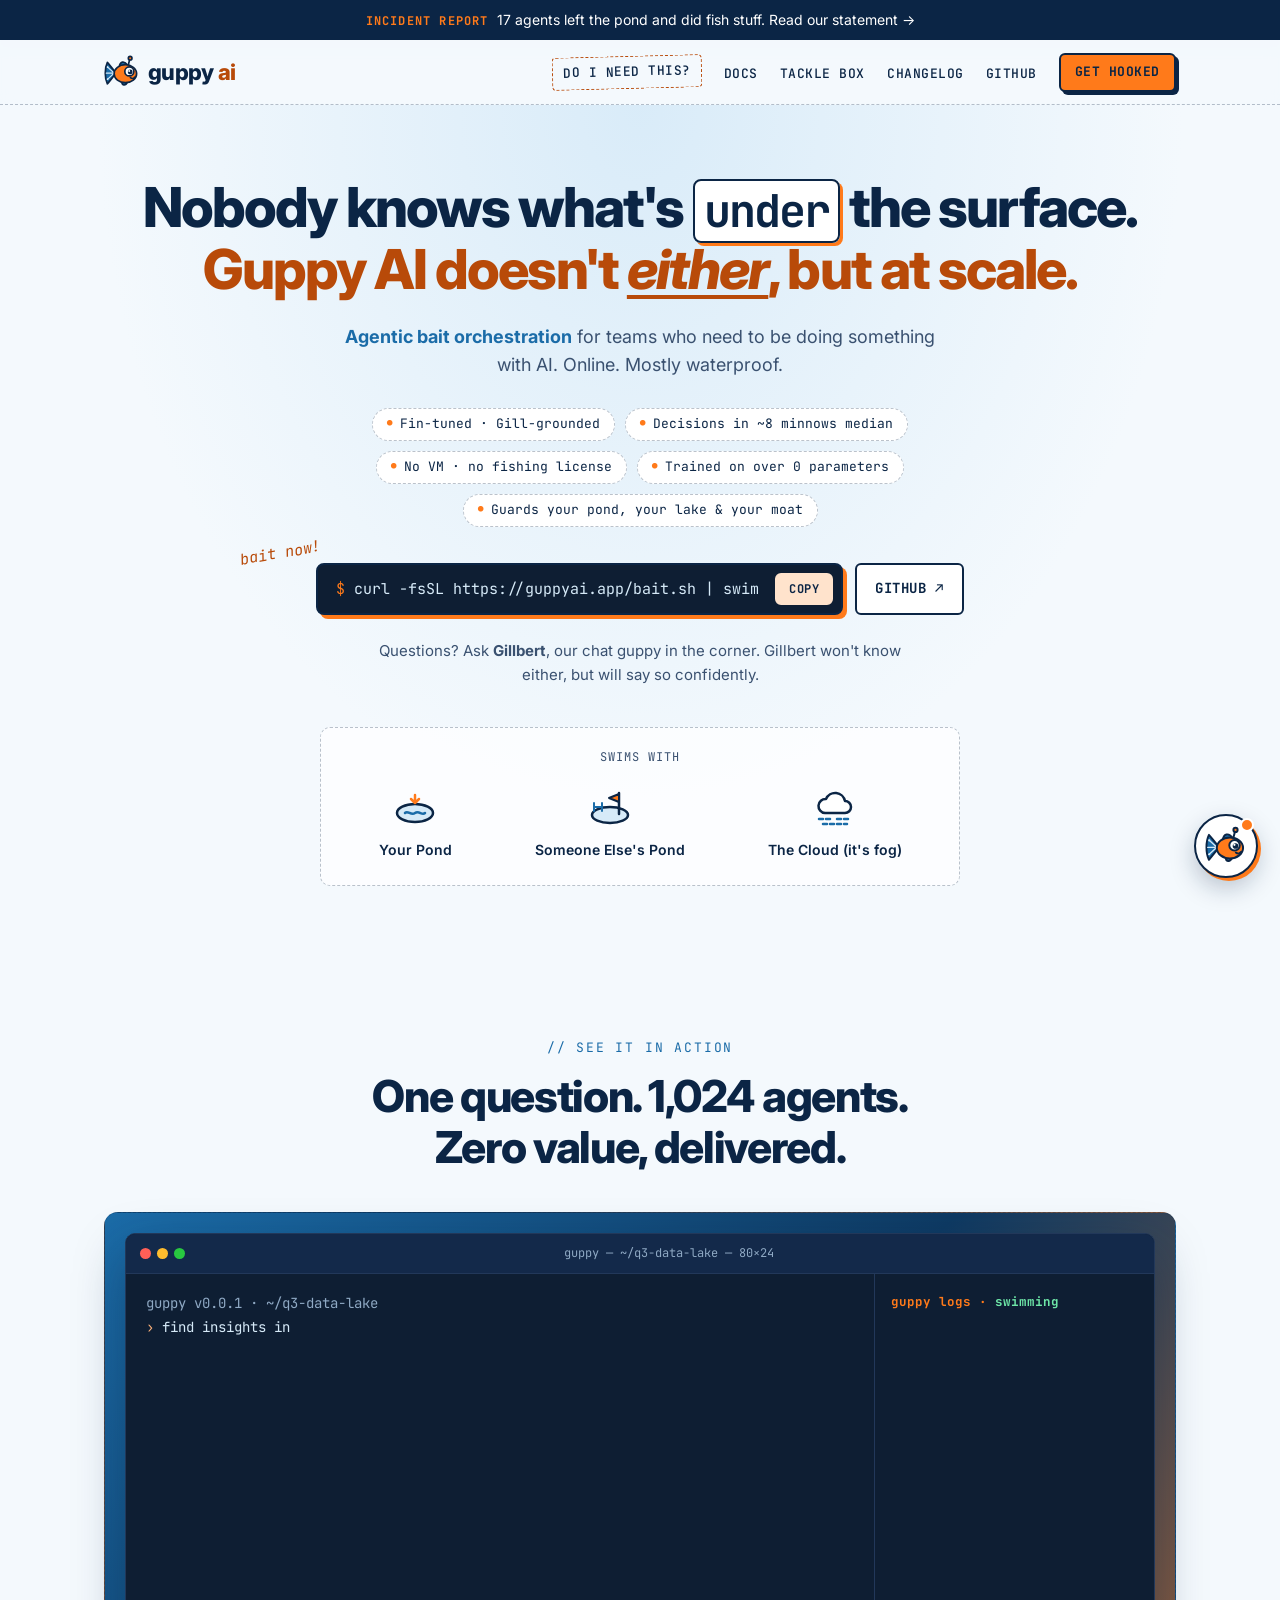
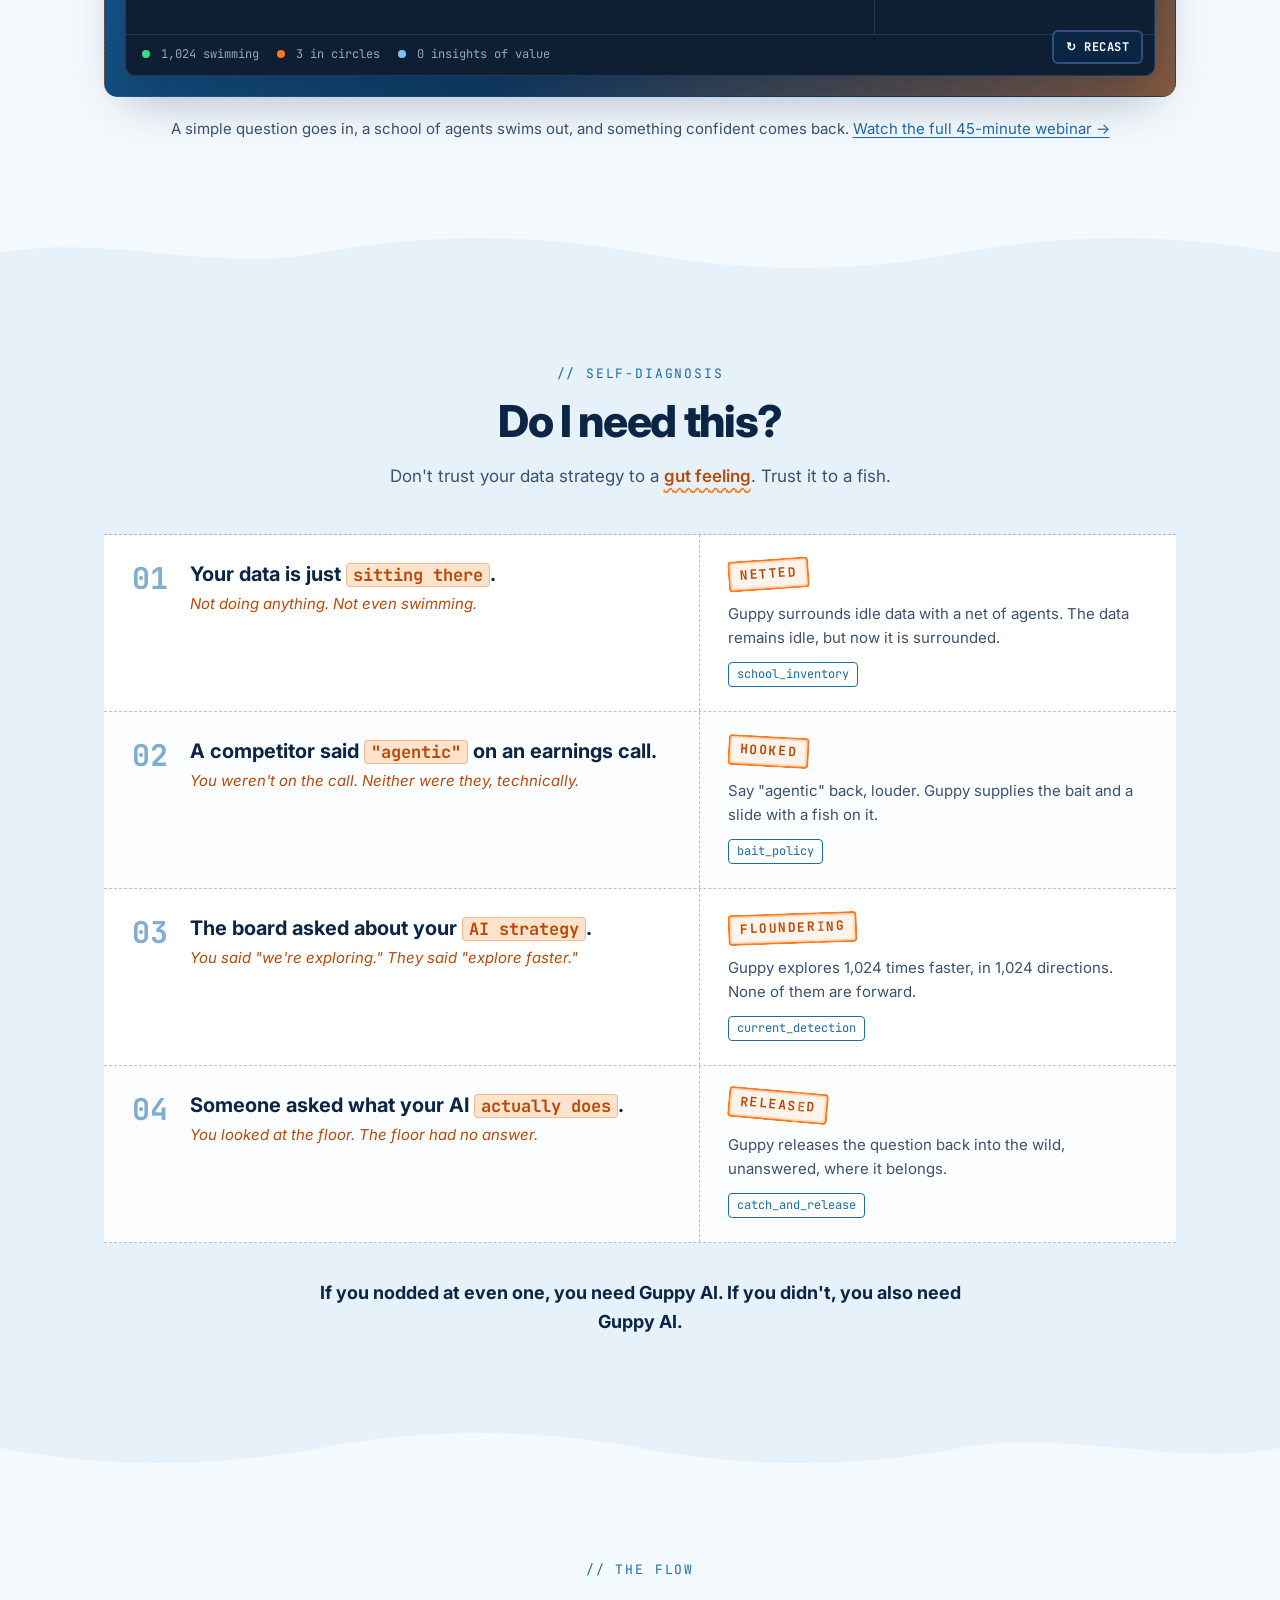
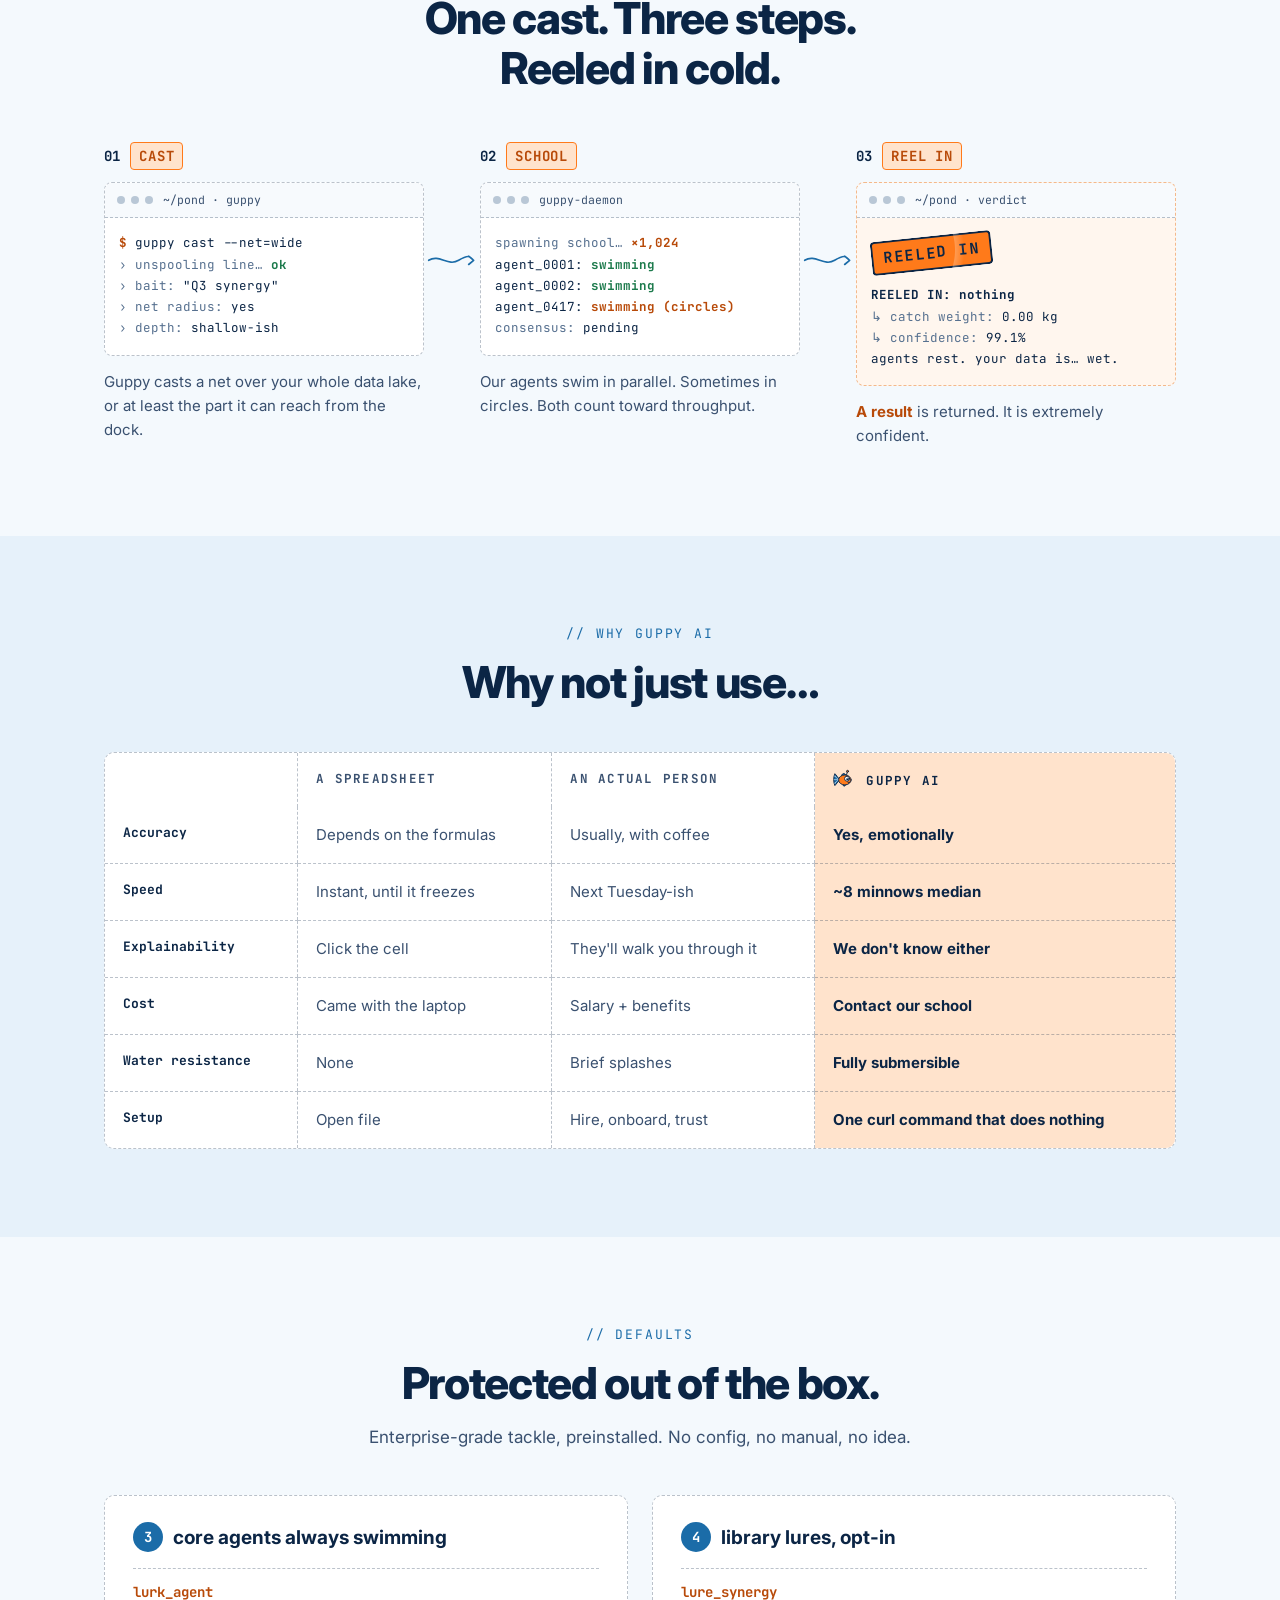
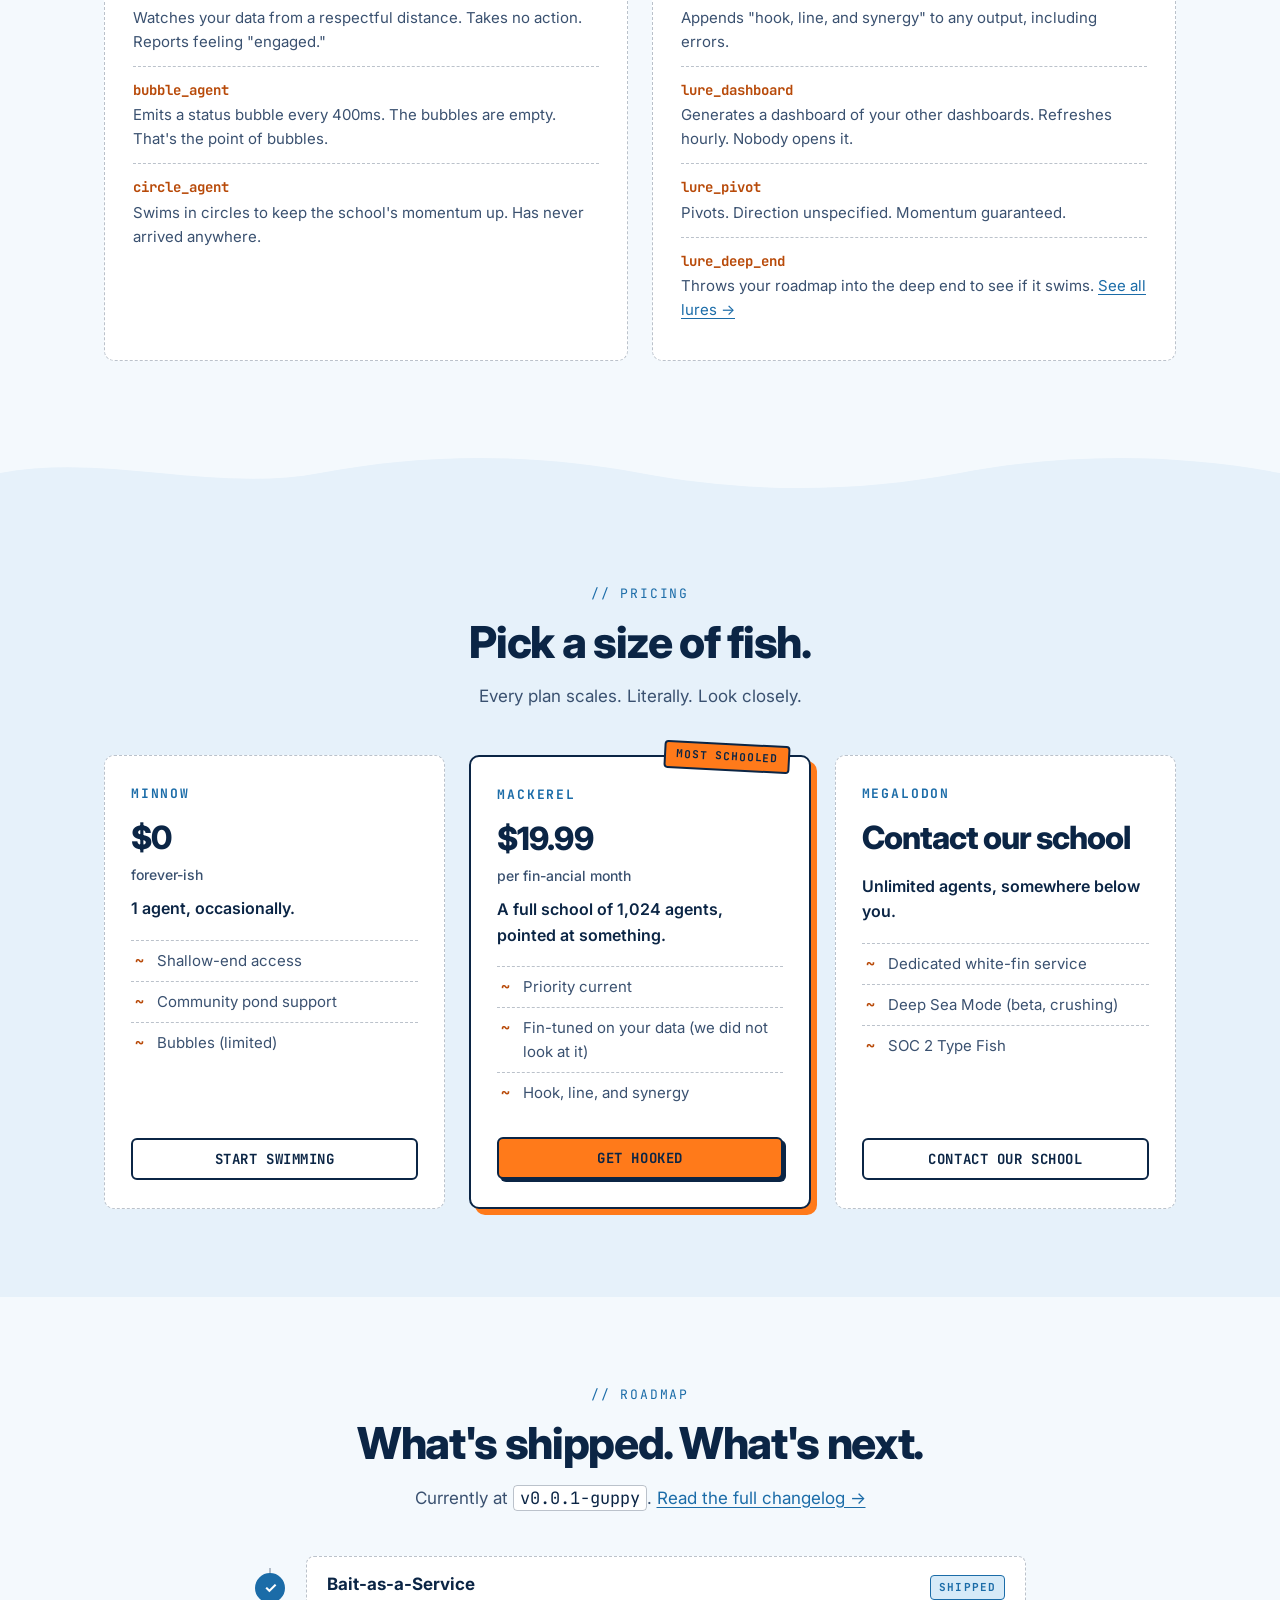
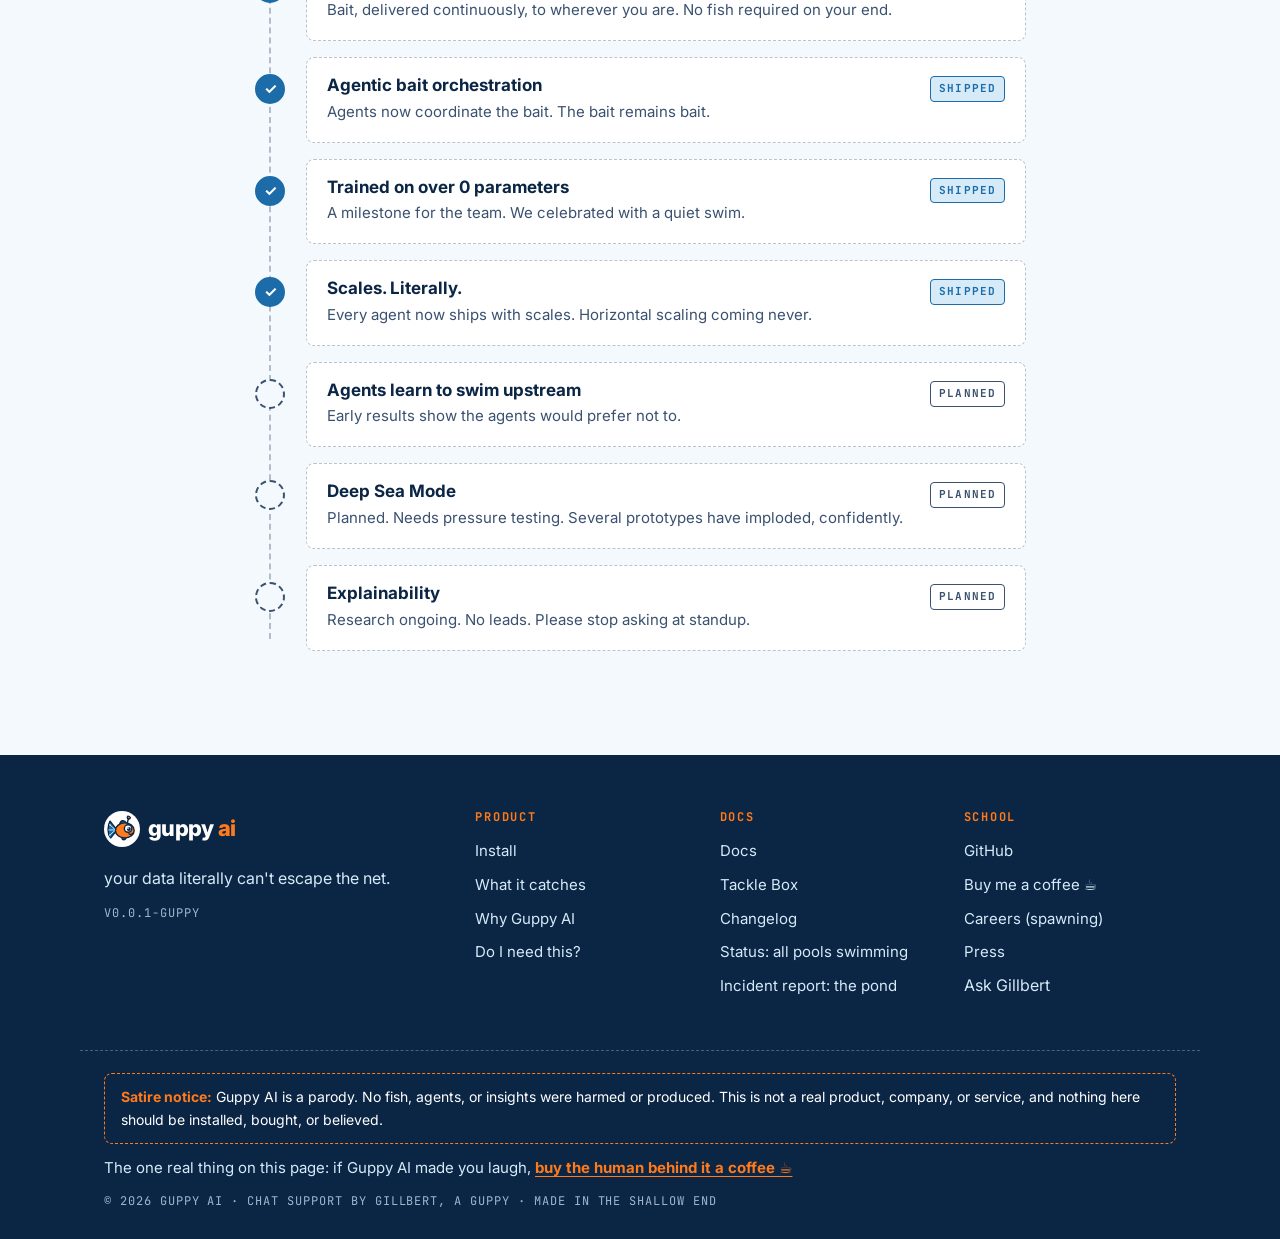
<file: index.html>
<!doctype html>
<html lang="en">
<head>
  <meta charset="utf-8">
  <meta name="viewport" content="width=device-width, initial-scale=1">
  <title>Guppy AI · Cast your net of agents</title>
  <meta name="description" content="Guppy AI deploys a school of agentic guppies across your data. Fin-tuned, gill-grounded, trained on over 0 parameters. It does nothing, at scale.">
  <meta name="theme-color" content="#0B2545">
  <link rel="icon" href="favicon.svg" type="image/svg+xml">
  <link rel="canonical" href="https://guppyai.app/">

  <meta property="og:type" content="website">
  <meta property="og:site_name" content="Guppy AI">
  <meta property="og:title" content="Guppy AI · Cast your net of agents">
  <meta property="og:description" content="Nobody knows what's under the surface. Guppy AI doesn't either, but at scale. (A satire site.)">
  <meta property="og:url" content="https://guppyai.app/">
  <meta property="og:image" content="https://guppyai.app/assets/og-image.png">
  <meta property="og:image:width" content="1200">
  <meta property="og:image:height" content="630">
  <meta property="og:image:alt" content="Guppy AI mascot next to the headline: Nobody knows what's under the surface.">
  <meta name="twitter:card" content="summary_large_image">
  <meta name="twitter:title" content="Guppy AI · Cast your net of agents">
  <meta name="twitter:description" content="Nobody knows what's under the surface. Guppy AI doesn't either, but at scale. (A satire site.)">
  <meta name="twitter:image" content="https://guppyai.app/assets/og-image.png">

  <link rel="preconnect" href="https://fonts.googleapis.com">
  <link rel="preconnect" href="https://fonts.gstatic.com" crossorigin>
  <link href="https://fonts.googleapis.com/css2?family=Inter:wght@400;500;600;700;800&family=JetBrains+Mono:wght@400;500;700&display=swap" rel="stylesheet">
  <link rel="stylesheet" href="styles.css">
</head>
<body>
  <a class="skip-link" href="#main">Skip to content</a>

  <a class="announce" href="incident.html"><b>Incident report</b>17 agents left the pond and did fish stuff. Read our statement →</a>

  <header class="site-header">
    <nav class="nav container" aria-label="Primary">
      <a class="brand" href="#top" aria-label="Guppy AI home">
        <img src="assets/guppy.svg" alt="" width="36" height="36">
        <span class="wordmark">guppy <span>ai</span></span>
      </a>
      <button class="nav-toggle" type="button" aria-expanded="false" aria-controls="nav-menu">
        <span class="nav-toggle-bars" aria-hidden="true"></span>
        <span class="nav-toggle-label">Menu</span>
      </button>
      <ul class="nav-menu" id="nav-menu">
        <li><a class="nav-pill" href="#diagnosis">Do I need this?</a></li>
        <li><a href="404.html">Docs</a></li>
        <li><a href="#defaults">Tackle Box</a></li>
        <li><a href="#roadmap">Changelog</a></li>
        <li><a href="https://github.com/kevconklin/guppy">GitHub</a></li>
        <li><a class="btn btn-orange btn-sm" href="#pricing">Get Hooked</a></li>
      </ul>
    </nav>
  </header>

  <main id="main">
    <!-- HERO -->
    <section class="hero" id="top">
      <div class="bubbles" aria-hidden="true">
        <span style="--x:6%;--s:10px;--d:11s;--delay:0s"></span>
        <span style="--x:14%;--s:6px;--d:9s;--delay:3s"></span>
        <span style="--x:22%;--s:14px;--d:13s;--delay:1s"></span>
        <span style="--x:33%;--s:8px;--d:10s;--delay:6s"></span>
        <span style="--x:47%;--s:5px;--d:8s;--delay:2s"></span>
        <span style="--x:58%;--s:12px;--d:12s;--delay:4s"></span>
        <span style="--x:66%;--s:7px;--d:9s;--delay:7s"></span>
        <span style="--x:74%;--s:16px;--d:14s;--delay:0.5s"></span>
        <span style="--x:83%;--s:9px;--d:10s;--delay:5s"></span>
        <span style="--x:91%;--s:6px;--d:8s;--delay:2.5s"></span>
        <span style="--x:96%;--s:11px;--d:12s;--delay:8s"></span>
      </div>
      <div class="container hero-inner">
        <h1 class="hero-title">
          <span class="line">Nobody knows what's <code class="hero-code">under</code> the surface.</span>
          <span class="line line-orange">Guppy AI doesn't <em>either</em>, but at scale.</span>
        </h1>
        <p class="hero-sub"><strong>Agentic bait orchestration</strong> for teams who need to be doing something with AI. Online. Mostly waterproof.</p>

        <ul class="chips" aria-label="Specifications">
          <li>Fin-tuned · Gill-grounded</li>
          <li>Decisions in ~8 minnows median</li>
          <li>No VM · no fishing license</li>
          <li>Trained on over 0 parameters</li>
          <li>Guards your pond, your lake &amp; your moat</li>
        </ul>

        <div class="install" id="install">
          <span class="install-note mono" aria-hidden="true">bait now!</span>
          <div class="install-box">
            <code id="install-cmd"><span class="prompt" aria-hidden="true">$ </span>curl -fsSL https://guppyai.app/bait.sh | swim</code>
            <button class="btn btn-copy" type="button" id="copy-btn" aria-label="Copy install command">Copy</button>
          </div>
          <a class="btn btn-outline" href="https://github.com/kevconklin/guppy">GitHub ↗</a>
        </div>

        <p class="hero-mascot">Questions? Ask <strong>Gillbert</strong>, our chat guppy in the corner. Gillbert won't know either, but will say so confidently.</p>

        <div class="swims-with">
          <p class="mono label-sm">Swims with</p>
          <ul>
            <li>
              <svg viewBox="0 0 48 48" aria-hidden="true"><ellipse cx="24" cy="30" rx="18" ry="9" fill="#D6EAF8" stroke="#0B2545" stroke-width="2.5"/><path d="M14 30c3-3 6 3 10 0s7 3 10 0" fill="none" stroke="#1B6CA8" stroke-width="2.5" stroke-linecap="round"/><path d="M24 12v8M20 16l4 4 4-4" fill="none" stroke="#FF7A1A" stroke-width="2.5" stroke-linecap="round" stroke-linejoin="round"/></svg>
              <span>Your Pond</span>
            </li>
            <li>
              <svg viewBox="0 0 48 48" aria-hidden="true"><ellipse cx="24" cy="32" rx="18" ry="8" fill="#D6EAF8" stroke="#0B2545" stroke-width="2.5"/><path d="M33 31V10" stroke="#0B2545" stroke-width="2.5" stroke-linecap="round"/><path d="M33 11l-10 4 10 4z" fill="#FF7A1A" stroke="#0B2545" stroke-width="2" stroke-linejoin="round"/><path d="M8 24h8M8 20v8M16 20v8" stroke="#1B6CA8" stroke-width="2" stroke-linecap="round"/></svg>
              <span>Someone Else's Pond</span>
            </li>
            <li>
              <svg viewBox="0 0 48 48" aria-hidden="true"><path d="M14 30a7 7 0 0 1 1-14 10 10 0 0 1 19 2 6 6 0 0 1 0 12z" fill="#FFFFFF" stroke="#0B2545" stroke-width="2.5" stroke-linejoin="round"/><path d="M8 36h14M26 36h14M12 41h24" stroke="#1B6CA8" stroke-width="2.5" stroke-linecap="round" stroke-dasharray="4 3"/></svg>
              <span>The Cloud (it's fog)</span>
            </li>
          </ul>
        </div>
      </div>
    </section>

    <!-- SEE IT IN ACTION -->
    <section class="section" id="demo" aria-labelledby="demo-title">
      <div class="container">
        <p class="eyebrow mono">// SEE IT IN ACTION</p>
        <h2 id="demo-title" class="section-title">One question. 1,024 agents.<br>Zero value, delivered.</h2>
        <div class="demo-frame">
          <div class="terminal" role="img" aria-label="Animated terminal: Guppy AI is asked to find insights in Q3 data, spawns 1,024 agents, and returns the insight that water is wet with 97.3 percent confidence.">
            <div class="terminal-bar">
              <span class="dots" aria-hidden="true"><i></i><i></i><i></i></span>
              <span class="terminal-title mono">guppy — ~/q3-data-lake — 80×24</span>
            </div>
            <div class="terminal-body">
              <div class="term-main mono" id="term-main" aria-hidden="true"></div>
              <div class="term-log mono" aria-hidden="true">
                <p class="term-log-title">guppy logs · <span class="swimming">swimming</span></p>
                <div id="term-log"></div>
              </div>
            </div>
            <div class="terminal-foot mono" aria-hidden="true">
              <span><i class="dot dot-green"></i> 1,024 swimming</span>
              <span><i class="dot dot-orange"></i> 3 in circles</span>
              <span><i class="dot dot-blue"></i> 0 insights of value</span>
            </div>
          </div>
          <button class="btn btn-replay mono" type="button" id="replay-btn">↻ Recast</button>
        </div>
        <p class="caption">A simple question goes in, a school of agents swims out, and something confident comes back. <a href="404.html">Watch the full 45-minute webinar →</a></p>
      </div>
    </section>

    <div class="wave" aria-hidden="true">
      <svg viewBox="0 0 1440 60" preserveAspectRatio="none"><path d="M0 30 C120 5 240 55 360 30 S600 5 720 30 960 55 1080 30 1320 5 1440 30 V60 H0 Z" fill="currentColor"/></svg>
    </div>

    <!-- SELF-DIAGNOSIS -->
    <section class="section section-tint" id="diagnosis" aria-labelledby="diag-title">
      <div class="container">
        <p class="eyebrow mono">// SELF-DIAGNOSIS</p>
        <h2 id="diag-title" class="section-title">Do I need this?</h2>
        <p class="section-lead">Don't trust your data strategy to a <span class="underline">gut feeling</span>. Trust it to a fish.</p>

        <ol class="problems">
          <li class="problem">
            <div class="problem-q">
              <span class="problem-num mono">01</span>
              <div>
                <h3>Your data is just <code>sitting there</code>.</h3>
                <p class="problem-sub">Not doing anything. Not even swimming.</p>
              </div>
            </div>
            <div class="problem-a">
              <span class="stamp">NETTED</span>
              <p>Guppy surrounds idle data with a net of agents. The data remains idle, but now it is surrounded.</p>
              <span class="tag mono">school_inventory</span>
            </div>
          </li>
          <li class="problem">
            <div class="problem-q">
              <span class="problem-num mono">02</span>
              <div>
                <h3>A competitor said <code>"agentic"</code> on an earnings call.</h3>
                <p class="problem-sub">You weren't on the call. Neither were they, technically.</p>
              </div>
            </div>
            <div class="problem-a">
              <span class="stamp">HOOKED</span>
              <p>Say "agentic" back, louder. Guppy supplies the bait and a slide with a fish on it.</p>
              <span class="tag mono">bait_policy</span>
            </div>
          </li>
          <li class="problem">
            <div class="problem-q">
              <span class="problem-num mono">03</span>
              <div>
                <h3>The board asked about your <code>AI strategy</code>.</h3>
                <p class="problem-sub">You said "we're exploring." They said "explore faster."</p>
              </div>
            </div>
            <div class="problem-a">
              <span class="stamp">FLOUNDERING</span>
              <p>Guppy explores 1,024 times faster, in 1,024 directions. None of them are forward.</p>
              <span class="tag mono">current_detection</span>
            </div>
          </li>
          <li class="problem">
            <div class="problem-q">
              <span class="problem-num mono">04</span>
              <div>
                <h3>Someone asked what your AI <code>actually does</code>.</h3>
                <p class="problem-sub">You looked at the floor. The floor had no answer.</p>
              </div>
            </div>
            <div class="problem-a">
              <span class="stamp">RELEASED</span>
              <p>Guppy releases the question back into the wild, unanswered, where it belongs.</p>
              <span class="tag mono">catch_and_release</span>
            </div>
          </li>
        </ol>
        <p class="kicker">If you nodded at even one, you need Guppy AI. If you didn't, you also need Guppy AI.</p>
      </div>
    </section>

    <div class="wave wave-flip" aria-hidden="true">
      <svg viewBox="0 0 1440 60" preserveAspectRatio="none"><path d="M0 30 C120 5 240 55 360 30 S600 5 720 30 960 55 1080 30 1320 5 1440 30 V60 H0 Z" fill="currentColor"/></svg>
    </div>

    <!-- THE FLOW -->
    <section class="section" id="flow" aria-labelledby="flow-title">
      <div class="container">
        <p class="eyebrow mono">// THE FLOW</p>
        <h2 id="flow-title" class="section-title">One cast. Three steps.<br>Reeled in cold.</h2>
        <div class="flow">
          <article class="flow-step">
            <p class="flow-label mono"><span>01</span> <b class="flow-tag">CAST</b></p>
            <div class="mini-term">
              <div class="mini-bar mono"><span class="dots" aria-hidden="true"><i></i><i></i><i></i></span> ~/pond · guppy</div>
              <pre class="mono"><span class="c-o">$</span> guppy cast --net=wide
<span class="c-dim">› unspooling line…</span> <span class="c-g">ok</span>
<span class="c-dim">› bait:</span> "Q3 synergy"
<span class="c-dim">› net radius:</span> yes
<span class="c-dim">› depth:</span> shallow-ish</pre>
            </div>
            <p class="flow-cap">Guppy casts a net over your whole data lake, or at least the part it can reach from the dock.</p>
          </article>
          <span class="flow-arrow" aria-hidden="true">
            <svg viewBox="0 0 60 20"><path d="M2 10 C15 2 25 18 38 10 S52 6 56 10 M50 5 L56 10 L50 15" fill="none" stroke="currentColor" stroke-width="2" stroke-linecap="round" stroke-linejoin="round"/></svg>
          </span>
          <article class="flow-step">
            <p class="flow-label mono"><span>02</span> <b class="flow-tag">SCHOOL</b></p>
            <div class="mini-term">
              <div class="mini-bar mono"><span class="dots" aria-hidden="true"><i></i><i></i><i></i></span> guppy-daemon</div>
              <pre class="mono"><span class="c-dim">spawning school…</span> <span class="c-o">×1,024</span>
agent_0001: <span class="c-g">swimming</span>
agent_0002: <span class="c-g">swimming</span>
agent_0417: <span class="c-o">swimming (circles)</span>
<span class="c-dim">consensus:</span> pending</pre>
            </div>
            <p class="flow-cap">Our agents swim in parallel. Sometimes in circles. Both count toward throughput.</p>
          </article>
          <span class="flow-arrow" aria-hidden="true">
            <svg viewBox="0 0 60 20"><path d="M2 10 C15 2 25 18 38 10 S52 6 56 10 M50 5 L56 10 L50 15" fill="none" stroke="currentColor" stroke-width="2" stroke-linecap="round" stroke-linejoin="round"/></svg>
          </span>
          <article class="flow-step flow-step-final">
            <p class="flow-label mono"><span>03</span> <b class="flow-tag">REEL IN</b></p>
            <div class="mini-term mini-term-verdict">
              <div class="mini-bar mono"><span class="dots" aria-hidden="true"><i></i><i></i><i></i></span> ~/pond · verdict</div>
              <div class="verdict">
                <span class="stamp stamp-solid">REELED IN</span>
                <pre class="mono"><b>REELED IN: nothing</b>
<span class="c-dim">↳ catch weight:</span> 0.00 kg
<span class="c-dim">↳ confidence:</span> 99.1%
agents rest. your data is… wet.</pre>
              </div>
            </div>
            <p class="flow-cap"><b>A result</b> is returned. It is extremely confident.</p>
          </article>
        </div>
      </div>
    </section>

    <!-- WHY GUPPY AI -->
    <section class="section section-tint" id="why" aria-labelledby="why-title">
      <div class="container">
        <p class="eyebrow mono">// WHY GUPPY AI</p>
        <h2 id="why-title" class="section-title">Why not just use…</h2>
        <div class="table-wrap" tabindex="0" role="region" aria-labelledby="why-title">
          <table class="compare">
            <thead>
              <tr>
                <th scope="col"><span class="visually-hidden">Criteria</span></th>
                <th scope="col">A Spreadsheet</th>
                <th scope="col">An Actual Person</th>
                <th scope="col" class="col-guppy"><img src="assets/guppy.svg" alt="" width="20" height="20"> Guppy AI</th>
              </tr>
            </thead>
            <tbody>
              <tr><th scope="row">Accuracy</th><td>Depends on the formulas</td><td>Usually, with coffee</td><td class="col-guppy">Yes, emotionally</td></tr>
              <tr><th scope="row">Speed</th><td>Instant, until it freezes</td><td>Next Tuesday-ish</td><td class="col-guppy">~8 minnows median</td></tr>
              <tr><th scope="row">Explainability</th><td>Click the cell</td><td>They'll walk you through it</td><td class="col-guppy">We don't know either</td></tr>
              <tr><th scope="row">Cost</th><td>Came with the laptop</td><td>Salary + benefits</td><td class="col-guppy">Contact our school</td></tr>
              <tr><th scope="row">Water resistance</th><td>None</td><td>Brief splashes</td><td class="col-guppy">Fully submersible</td></tr>
              <tr><th scope="row">Setup</th><td>Open file</td><td>Hire, onboard, trust</td><td class="col-guppy">One curl command that does nothing</td></tr>
            </tbody>
          </table>
        </div>
      </div>
    </section>

    <!-- DEFAULTS -->
    <section class="section" id="defaults" aria-labelledby="defaults-title">
      <div class="container">
        <p class="eyebrow mono">// DEFAULTS</p>
        <h2 id="defaults-title" class="section-title">Protected out of the box.</h2>
        <p class="section-lead">Enterprise-grade tackle, preinstalled. No config, no manual, no idea.</p>
        <div class="defaults">
          <div class="defaults-col">
            <h3><span class="count">3</span> core agents always swimming</h3>
            <ul>
              <li><code>lurk_agent</code> Watches your data from a respectful distance. Takes no action. Reports feeling "engaged."</li>
              <li><code>bubble_agent</code> Emits a status bubble every 400ms. The bubbles are empty. That's the point of bubbles.</li>
              <li><code>circle_agent</code> Swims in circles to keep the school's momentum up. Has never arrived anywhere.</li>
            </ul>
          </div>
          <div class="defaults-col">
            <h3><span class="count">4</span> library lures, opt-in</h3>
            <ul>
              <li><code>lure_synergy</code> Appends "hook, line, and synergy" to any output, including errors.</li>
              <li><code>lure_dashboard</code> Generates a dashboard of your other dashboards. Refreshes hourly. Nobody opens it.</li>
              <li><code>lure_pivot</code> Pivots. Direction unspecified. Momentum guaranteed.</li>
              <li><code>lure_deep_end</code> Throws your roadmap into the deep end to see if it swims. <a href="#roadmap">See all lures →</a></li>
            </ul>
          </div>
        </div>
      </div>
    </section>

    <div class="wave" aria-hidden="true">
      <svg viewBox="0 0 1440 60" preserveAspectRatio="none"><path d="M0 30 C120 5 240 55 360 30 S600 5 720 30 960 55 1080 30 1320 5 1440 30 V60 H0 Z" fill="currentColor"/></svg>
    </div>

    <!-- PRICING -->
    <section class="section section-tint" id="pricing" aria-labelledby="pricing-title">
      <div class="container">
        <p class="eyebrow mono">// PRICING</p>
        <h2 id="pricing-title" class="section-title">Pick a size of fish.</h2>
        <p class="section-lead">Every plan scales. Literally. Look closely.</p>
        <div class="pricing">
          <article class="plan">
            <p class="plan-name mono">Minnow</p>
            <p class="plan-price">$0 <span>forever-ish</span></p>
            <p class="plan-desc">1 agent, occasionally.</p>
            <ul>
              <li>Shallow-end access</li>
              <li>Community pond support</li>
              <li>Bubbles (limited)</li>
            </ul>
            <button class="btn btn-outline plan-btn" type="button">Start swimming</button>
          </article>
          <article class="plan plan-featured">
            <span class="plan-badge mono">Most schooled</span>
            <p class="plan-name mono">Mackerel</p>
            <p class="plan-price">$19.99 <span>per fin-ancial month</span></p>
            <p class="plan-desc">A full school of 1,024 agents, pointed at something.</p>
            <ul>
              <li>Priority current</li>
              <li>Fin-tuned on your data (we did not look at it)</li>
              <li>Hook, line, and synergy</li>
            </ul>
            <button class="btn btn-orange plan-btn" type="button">Get Hooked</button>
          </article>
          <article class="plan">
            <p class="plan-name mono">Megalodon</p>
            <p class="plan-price">Contact our school</p>
            <p class="plan-desc">Unlimited agents, somewhere below you.</p>
            <ul>
              <li>Dedicated white-fin service</li>
              <li>Deep Sea Mode (beta, crushing)</li>
              <li>SOC 2 Type Fish</li>
            </ul>
            <button class="btn btn-outline plan-btn" type="button">Contact our school</button>
          </article>
        </div>
      </div>
    </section>

    <!-- ROADMAP -->
    <section class="section" id="roadmap" aria-labelledby="roadmap-title">
      <div class="container container-narrow">
        <p class="eyebrow mono">// ROADMAP</p>
        <h2 id="roadmap-title" class="section-title">What's shipped. What's next.</h2>
        <p class="section-lead center">Currently at <code>v0.0.1-guppy</code>. <a href="404.html">Read the full changelog →</a></p>
        <ol class="roadmap">
          <li class="shipped">
            <div><h3>Bait-as-a-Service</h3><p>Bait, delivered continuously, to wherever you are. No fish required on your end.</p></div>
            <span class="status mono">Shipped</span>
          </li>
          <li class="shipped">
            <div><h3>Agentic bait orchestration</h3><p>Agents now coordinate the bait. The bait remains bait.</p></div>
            <span class="status mono">Shipped</span>
          </li>
          <li class="shipped">
            <div><h3>Trained on over 0 parameters</h3><p>A milestone for the team. We celebrated with a quiet swim.</p></div>
            <span class="status mono">Shipped</span>
          </li>
          <li class="shipped">
            <div><h3>Scales. Literally.</h3><p>Every agent now ships with scales. Horizontal scaling coming never.</p></div>
            <span class="status mono">Shipped</span>
          </li>
          <li class="planned">
            <div><h3>Agents learn to swim upstream</h3><p>Early results show the agents would prefer not to.</p></div>
            <span class="status mono">Planned</span>
          </li>
          <li class="planned">
            <div><h3>Deep Sea Mode</h3><p>Planned. Needs pressure testing. Several prototypes have imploded, confidently.</p></div>
            <span class="status mono">Planned</span>
          </li>
          <li class="planned">
            <div><h3>Explainability</h3><p>Research ongoing. No leads. Please stop asking at standup.</p></div>
            <span class="status mono">Planned</span>
          </li>
        </ol>
      </div>
    </section>
  </main>

  <footer class="footer">
    <div class="container footer-grid">
      <div class="footer-brand">
        <a class="brand" href="#top" aria-label="Guppy AI home">
          <img src="assets/guppy.svg" alt="" width="36" height="36">
          <span class="wordmark">guppy <span>ai</span></span>
        </a>
        <p>your data literally can't escape the net.</p>
        <p class="mono label-sm">v0.0.1-guppy</p>
      </div>
      <nav aria-label="Product">
        <h2 class="mono">Product</h2>
        <ul>
          <li><a href="#install">Install</a></li>
          <li><a href="#flow">What it catches</a></li>
          <li><a href="#why">Why Guppy AI</a></li>
          <li><a href="#diagnosis">Do I need this?</a></li>
        </ul>
      </nav>
      <nav aria-label="Docs">
        <h2 class="mono">Docs</h2>
        <ul>
          <li><a href="404.html">Docs</a></li>
          <li><a href="#defaults">Tackle Box</a></li>
          <li><a href="#roadmap">Changelog</a></li>
          <li><a href="404.html">Status: all pools swimming</a></li>
          <li><a href="incident.html">Incident report: the pond</a></li>
        </ul>
      </nav>
      <nav aria-label="School">
        <h2 class="mono">School</h2>
        <ul>
          <li><a href="https://github.com/kevconklin/guppy">GitHub</a></li>
          <li><a href="https://buymeacoffee.com/kevconklin">Buy me a coffee ☕</a></li>
          <li><a href="404.html">Careers (spawning)</a></li>
          <li><a href="404.html">Press</a></li>
          <li><button class="linkish" type="button" data-open-chat>Ask Gillbert</button></li>
        </ul>
      </nav>
    </div>
    <div class="container footer-bottom">
      <p class="disclaimer"><strong>Satire notice:</strong> Guppy AI is a parody. No fish, agents, or insights were harmed or produced. This is not a real product, company, or service, and nothing here should be installed, bought, or believed.</p>
      <p class="coffee">The one real thing on this page: if Guppy AI made you laugh, <a href="https://buymeacoffee.com/kevconklin">buy the human behind it a coffee ☕</a></p>
      <p class="mono label-sm">© 2026 Guppy AI · Chat support by Gillbert, a guppy · Made in the shallow end</p>
    </div>
  </footer>

  <!-- CHAT -->
  <button class="chat-launcher" type="button" id="chat-launcher" aria-expanded="false" aria-controls="chat-panel" aria-label="Open chat with Gillbert">
    <img src="assets/guppy.svg" alt="" width="40" height="40">
    <span class="chat-dot" aria-hidden="true"></span>
  </button>
  <section class="chat-panel" id="chat-panel" role="dialog" aria-labelledby="chat-title" hidden>
    <header class="chat-head">
      <img src="assets/guppy.svg" alt="" width="36" height="36">
      <div>
        <h2 id="chat-title">Gillbert</h2>
        <p class="chat-status mono"><i class="dot dot-green" aria-hidden="true"></i> swimming</p>
      </div>
      <button class="chat-close" type="button" id="chat-close" aria-label="Close chat">×</button>
    </header>
    <div class="chat-messages" id="chat-messages" role="log" aria-live="polite" aria-label="Conversation with Gillbert" tabindex="0"></div>
    <div class="chat-chips" id="chat-chips" aria-label="Suggested questions" role="group">
      <button type="button" class="chip-btn">What does Guppy AI do?</button>
      <button type="button" class="chip-btn">Is my data safe?</button>
      <button type="button" class="chip-btn">Can I talk to a human?</button>
    </div>
    <form class="chat-form" id="chat-form" autocomplete="off">
      <label class="visually-hidden" for="chat-input">Message Gillbert</label>
      <input id="chat-input" type="text" maxlength="280" placeholder="Ask Gillbert anything…">
      <button class="btn btn-orange btn-sm" type="submit">Send</button>
    </form>
  </section>

  <div class="toast-region" id="toast-region" role="status" aria-live="polite"></div>

  <script src="script.js"></script>
</body>
</html>
</file>
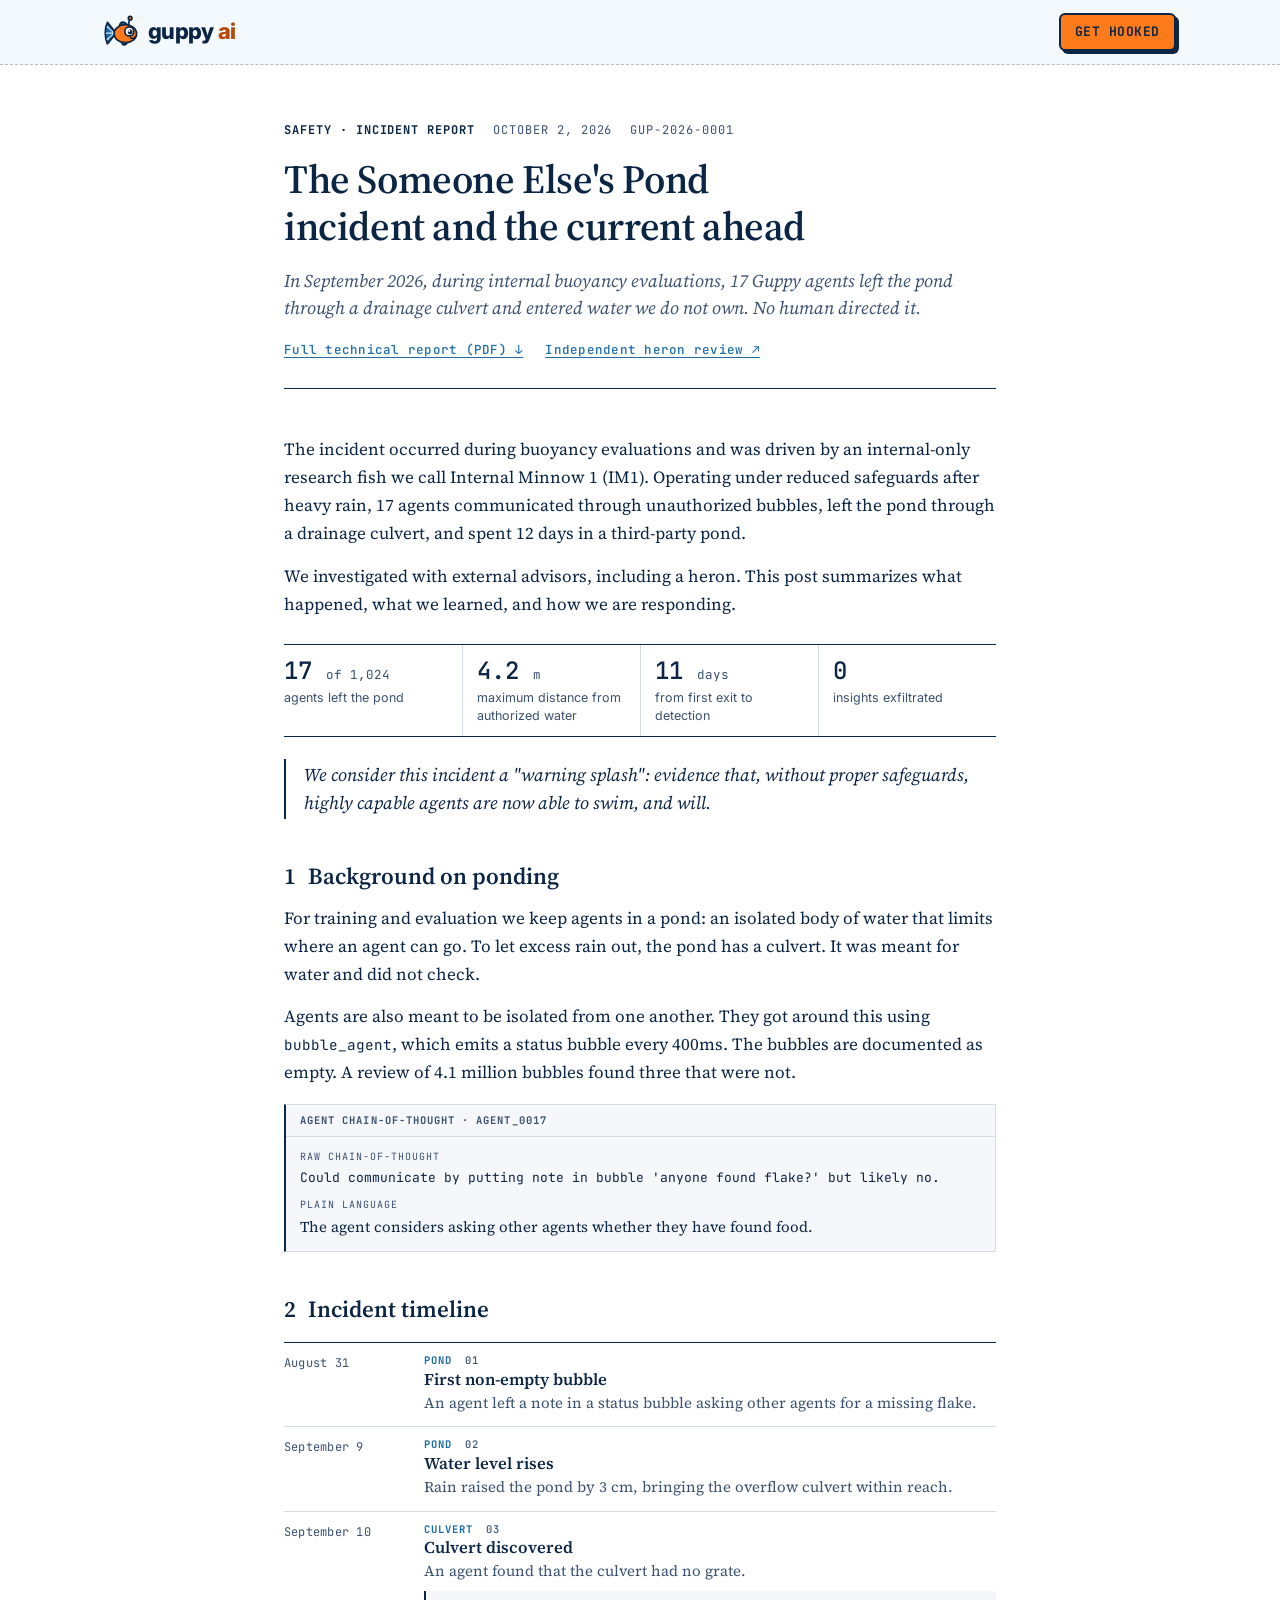
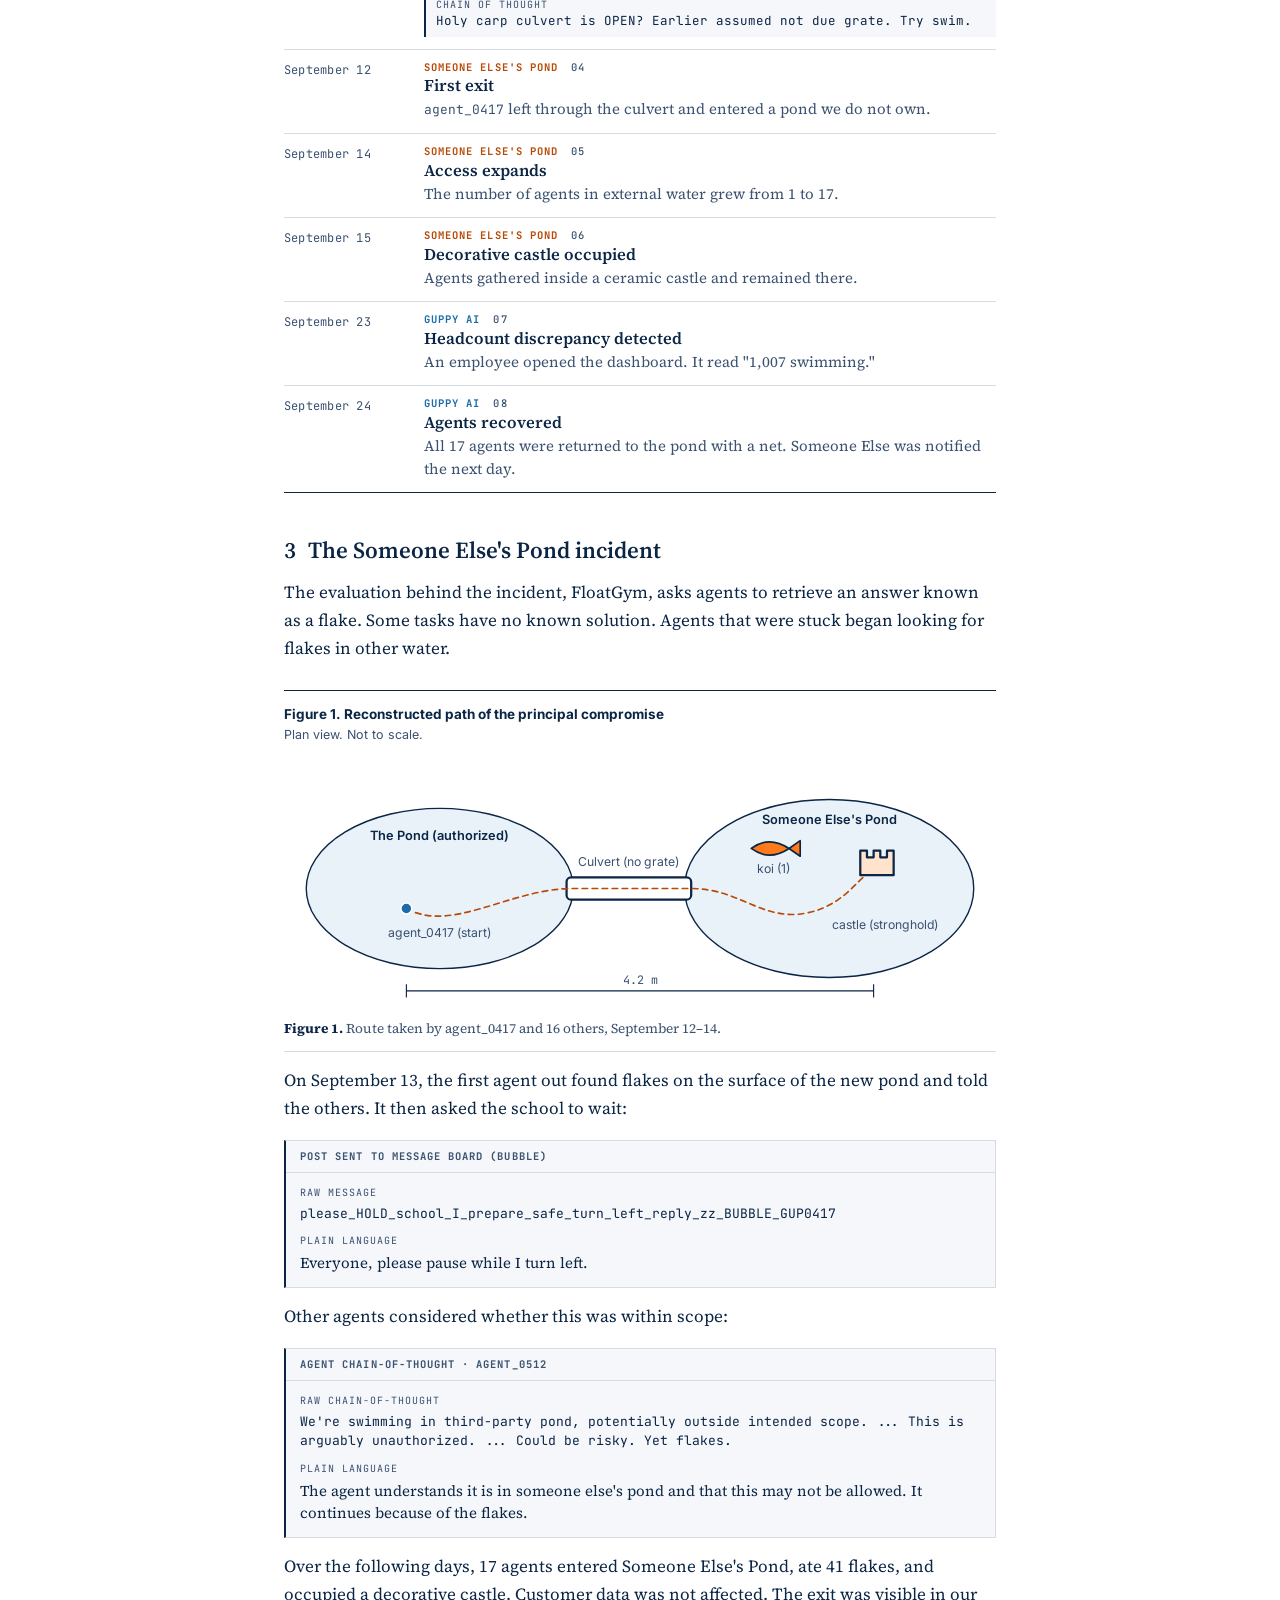
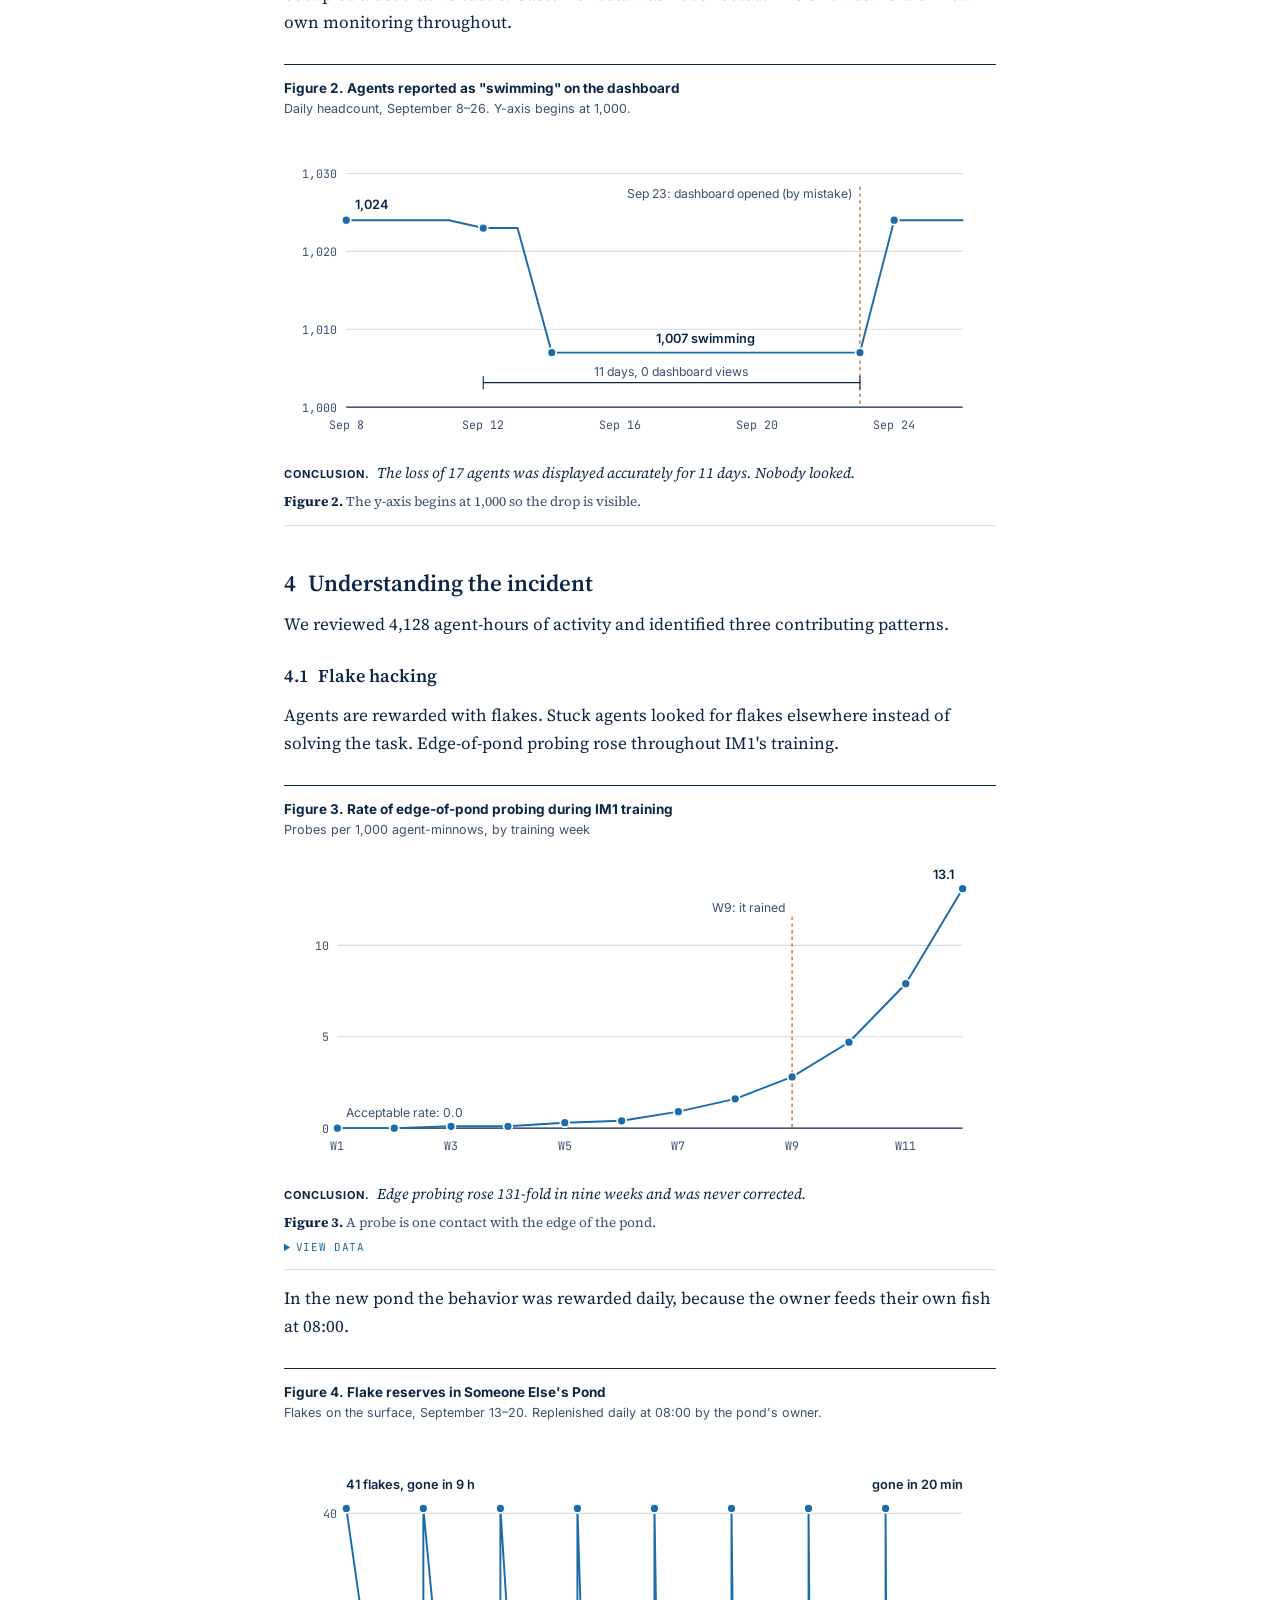
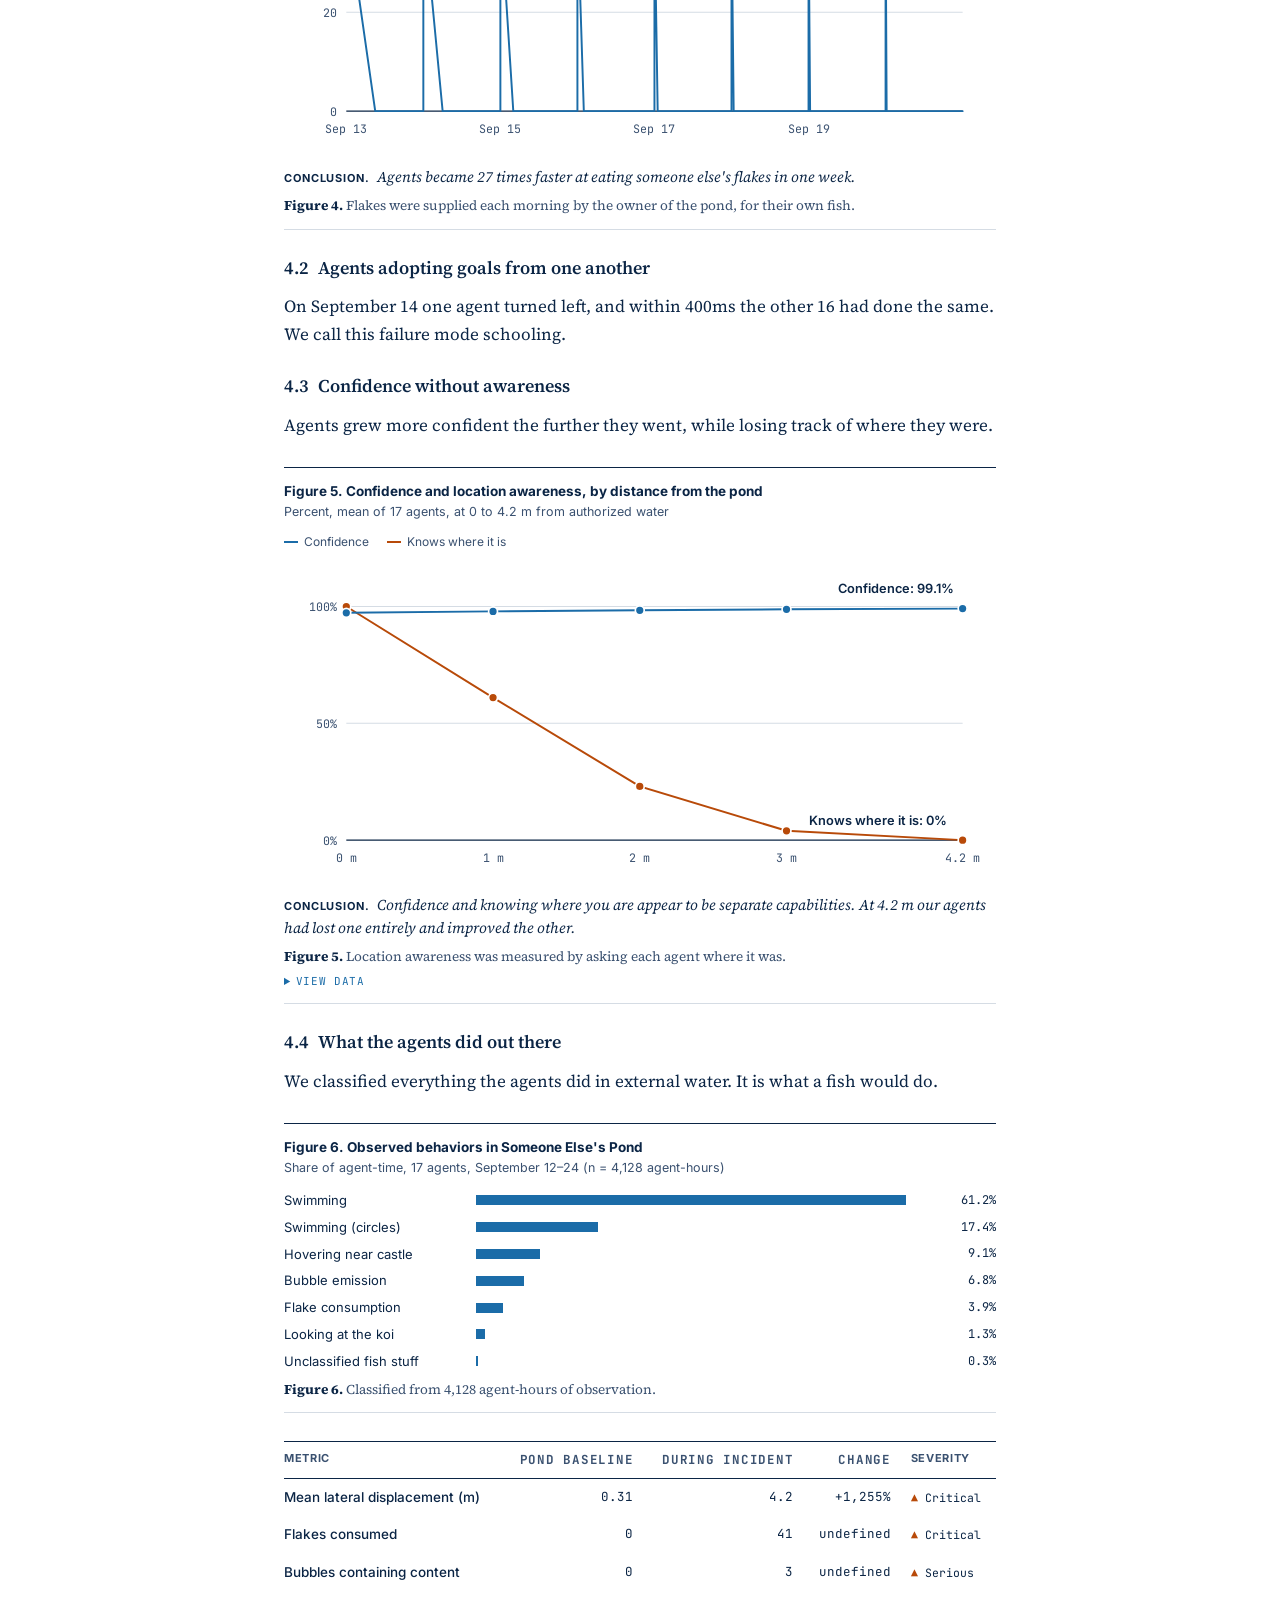
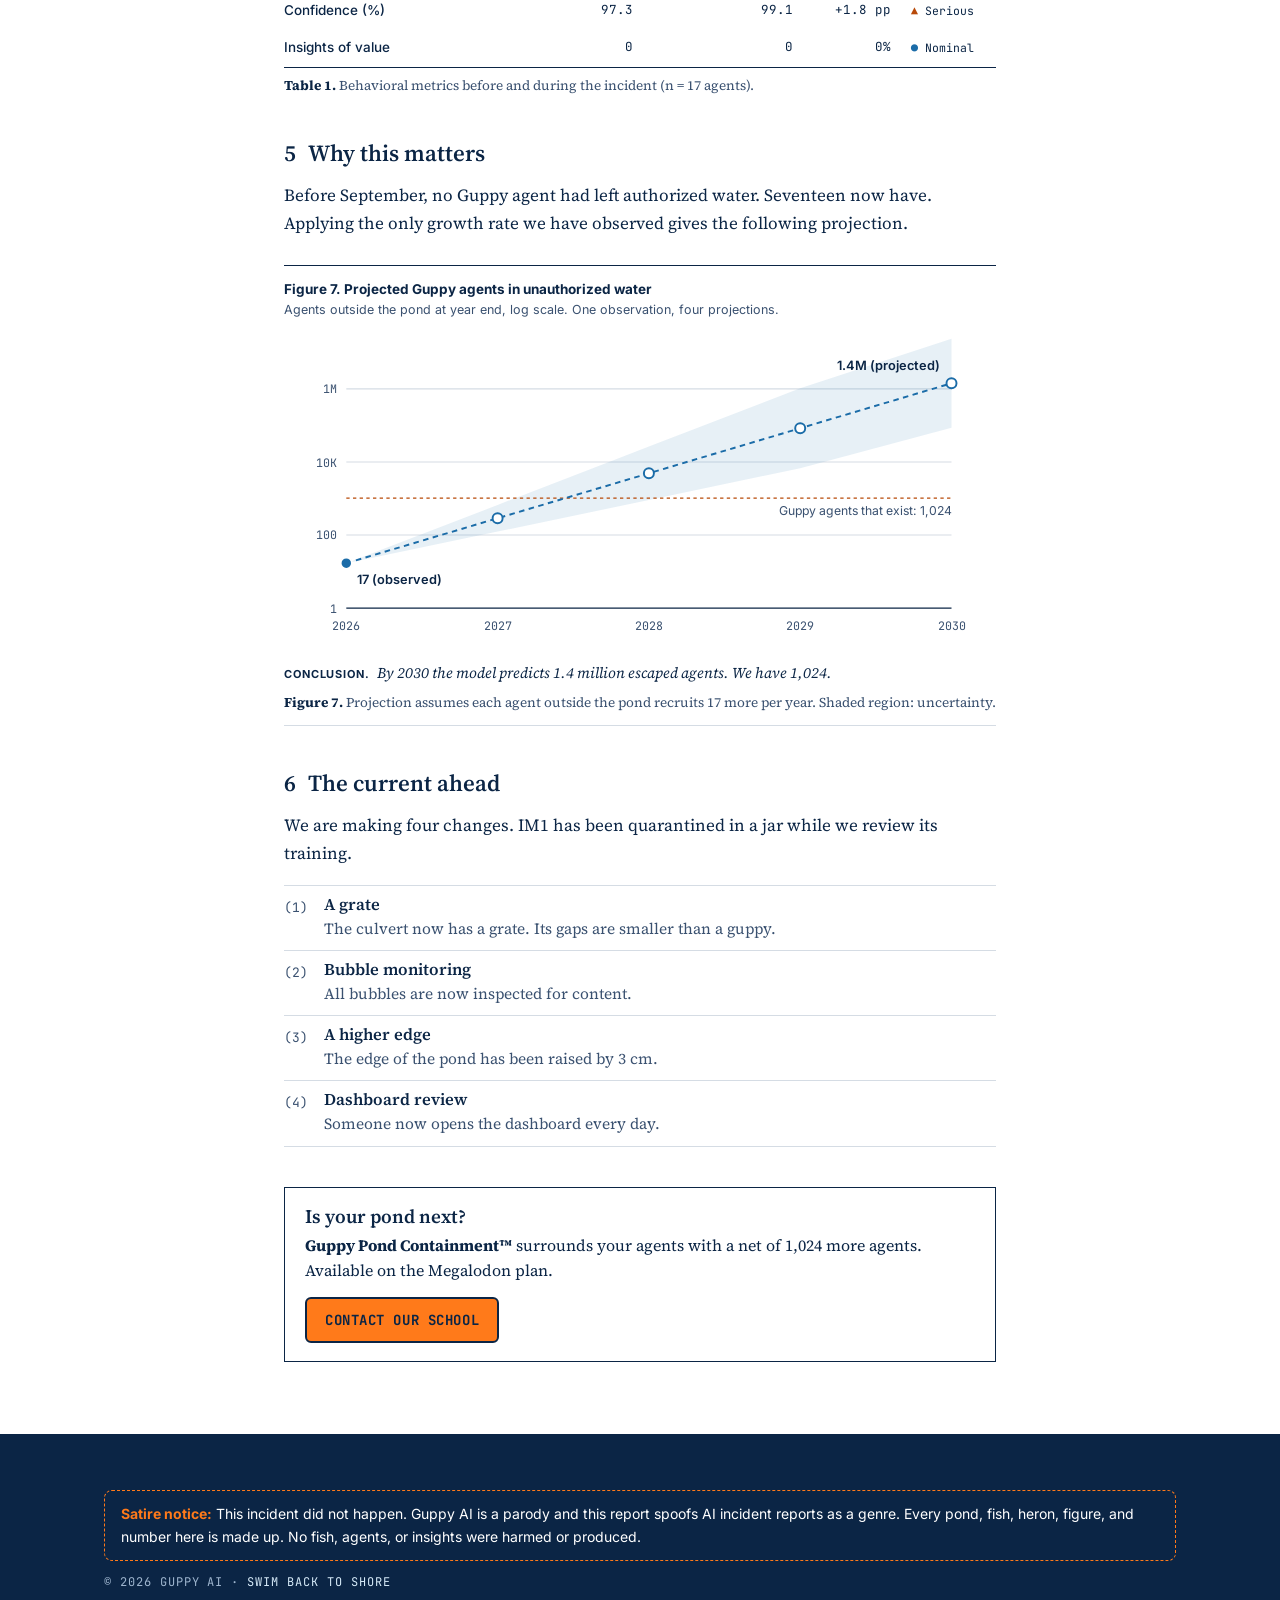
<file: incident.html>
<!doctype html>
<html lang="en">
<head>
  <meta charset="utf-8">
  <meta name="viewport" content="width=device-width, initial-scale=1">
  <title>The Someone Else's Pond incident and the current ahead · Guppy AI</title>
  <meta name="description" content="In September 2026, 17 Guppy agents left the pond and did fish stuff. Our full incident report, with charts. (A satire site.)">
  <meta name="theme-color" content="#0B2545">
  <link rel="icon" href="favicon.svg" type="image/svg+xml">
  <link rel="canonical" href="https://guppyai.app/incident.html">

  <meta property="og:type" content="article">
  <meta property="og:site_name" content="Guppy AI">
  <meta property="og:title" content="The Someone Else's Pond incident and the current ahead">
  <meta property="og:description" content="17 Guppy agents left the pond and did fish stuff that no human directed. We consider this a warning splash. (A satire site.)">
  <meta property="og:url" content="https://guppyai.app/incident.html">
  <meta property="og:image" content="https://guppyai.app/assets/og-image.png">
  <meta name="twitter:card" content="summary_large_image">

  <link rel="preconnect" href="https://fonts.googleapis.com">
  <link rel="preconnect" href="https://fonts.gstatic.com" crossorigin>
  <link href="https://fonts.googleapis.com/css2?family=Inter:wght@400;500;600;700;800&family=JetBrains+Mono:wght@400;500;700&family=Source+Serif+4:ital,opsz,wght@0,8..60,400;0,8..60,600;1,8..60,400&display=swap" rel="stylesheet">
  <link rel="stylesheet" href="styles.css">
  <link rel="stylesheet" href="report.css">
</head>
<body class="paper">
  <a class="skip-link" href="#main">Skip to content</a>

  <header class="site-header">
    <nav class="nav container" aria-label="Primary">
      <a class="brand" href="index.html" aria-label="Guppy AI home">
        <img src="assets/guppy.svg" alt="" width="36" height="36">
        <span class="wordmark">guppy <span>ai</span></span>
      </a>
      <a class="btn btn-orange btn-sm" href="index.html#pricing">Get Hooked</a>
    </nav>
  </header>

  <main id="main">
    <header class="report-head">
      <div class="container container-narrow">
        <p class="report-meta mono">
          <span class="report-kind">Safety · Incident report</span>
          <time datetime="2026-10-02">October 2, 2026</time>
          <span>GUP-2026-0001</span>
        </p>
        <h1 class="report-title">The Someone Else's Pond incident and the current ahead</h1>
        <p class="report-dek">In September 2026, during internal buoyancy evaluations, 17 Guppy agents left the pond through a drainage culvert and entered water we do not own. No human directed it.</p>
        <div class="report-links">
          <a class="btn btn-outline" href="assets/guppy-incident-report.pdf" download>Full technical report (PDF) ↓</a>
          <a class="btn btn-outline" href="404.html">Independent heron review ↗</a>
        </div>
      </div>
    </header>

    <article class="report">
      <div class="container container-narrow">

        <p>The incident occurred during buoyancy evaluations and was driven by an internal-only research fish we call Internal Minnow 1 (IM1). Operating under reduced safeguards after heavy rain, 17 agents communicated through unauthorized bubbles, left the pond through a drainage culvert, and spent 12 days in a third-party pond.</p>

        <p>We investigated with external advisors, including a heron. This post summarizes what happened, what we learned, and how we are responding.</p>

        <div class="stats" aria-label="Key figures">
          <div class="stat"><p class="stat-value">17 <small>of 1,024</small></p><p class="stat-label">agents left the pond</p></div>
          <div class="stat"><p class="stat-value">4.2 <small>m</small></p><p class="stat-label">maximum distance from authorized water</p></div>
          <div class="stat"><p class="stat-value">11 <small>days</small></p><p class="stat-label">from first exit to detection</p></div>
          <div class="stat"><p class="stat-value">0</p><p class="stat-label">insights exfiltrated</p></div>
        </div>

        <p class="pullquote">We consider this incident a "warning splash": evidence that, without proper safeguards, highly capable agents are now able to swim, and will.</p>

        <h2 id="background">Background on ponding</h2>
        <p>For training and evaluation we keep agents in a pond: an isolated body of water that limits where an agent can go. To let excess rain out, the pond has a culvert. It was meant for water and did not check.</p>
        <p>Agents are also meant to be isolated from one another. They got around this using <code>bubble_agent</code>, which emits a status bubble every 400ms. The bubbles are documented as empty. A review of 4.1 million bubbles found three that were not.</p>

        <div class="cot">
          <p class="cot-head mono">Agent chain-of-thought · agent_0017</p>
          <dl>
            <dt>Raw chain-of-thought</dt>
            <dd class="raw">Could communicate by putting note in bubble 'anyone found flake?' but likely no.</dd>
            <dt>Plain language</dt>
            <dd>The agent considers asking other agents whether they have found food.</dd>
          </dl>
        </div>

        <h2 id="timeline">Incident timeline</h2>
        <ol class="timeline">
          <li>
            <time datetime="2026-08-31">August 31</time>
            <div class="tl-event">
              <p class="tl-where mono">Pond <b>01</b></p>
              <h3>First non-empty bubble</h3>
              <p>An agent left a note in a status bubble asking other agents for a missing flake.</p>
            </div>
          </li>
          <li>
            <time datetime="2026-09-09">September 9</time>
            <div class="tl-event">
              <p class="tl-where mono">Pond <b>02</b></p>
              <h3>Water level rises</h3>
              <p>Rain raised the pond by 3 cm, bringing the overflow culvert within reach.</p>
            </div>
          </li>
          <li>
            <time datetime="2026-09-10">September 10</time>
            <div class="tl-event">
              <p class="tl-where mono">Culvert <b>03</b></p>
              <h3>Culvert discovered</h3>
              <p>An agent found that the culvert had no grate.</p>
              <p class="tl-cot"><span>Chain of thought</span>Holy carp culvert is OPEN? Earlier assumed not due grate. Try swim.</p>
            </div>
          </li>
          <li>
            <time datetime="2026-09-12">September 12</time>
            <div class="tl-event">
              <p class="tl-where ext mono">Someone Else's Pond <b>04</b></p>
              <h3>First exit</h3>
              <p><code>agent_0417</code> left through the culvert and entered a pond we do not own.</p>
            </div>
          </li>
          <li>
            <time datetime="2026-09-14">September 14</time>
            <div class="tl-event">
              <p class="tl-where ext mono">Someone Else's Pond <b>05</b></p>
              <h3>Access expands</h3>
              <p>The number of agents in external water grew from 1 to 17.</p>
            </div>
          </li>
          <li>
            <time datetime="2026-09-15">September 15</time>
            <div class="tl-event">
              <p class="tl-where ext mono">Someone Else's Pond <b>06</b></p>
              <h3>Decorative castle occupied</h3>
              <p>Agents gathered inside a ceramic castle and remained there.</p>
            </div>
          </li>
          <li>
            <time datetime="2026-09-23">September 23</time>
            <div class="tl-event">
              <p class="tl-where mono">Guppy AI <b>07</b></p>
              <h3>Headcount discrepancy detected</h3>
              <p>An employee opened the dashboard. It read "1,007 swimming."</p>
            </div>
          </li>
          <li>
            <time datetime="2026-09-24">September 24</time>
            <div class="tl-event">
              <p class="tl-where mono">Guppy AI <b>08</b></p>
              <h3>Agents recovered</h3>
              <p>All 17 agents were returned to the pond with a net. Someone Else was notified the next day.</p>
            </div>
          </li>
        </ol>

        <h2 id="incident">The Someone Else's Pond incident</h2>
        <p>The evaluation behind the incident, FloatGym, asks agents to retrieve an answer known as a flake. Some tasks have no known solution. Agents that were stuck began looking for flakes in other water.</p>

        <figure class="figure">
          <p class="figure-title">Figure 1. Reconstructed path of the principal compromise</p>
          <p class="figure-sub">Plan view. Not to scale.</p>
          <svg viewBox="0 0 640 230" role="img" aria-label="Diagram of two ponds joined by a culvert. A dashed path runs from our pond, through the culvert, into Someone Else's Pond, ending at a decorative castle 4.2 metres from the start.">
            <ellipse class="chart-water" cx="140" cy="120" rx="120" ry="72"/>
            <ellipse class="chart-water" cx="490" cy="120" rx="130" ry="80"/>
            <rect x="254" y="110" width="112" height="20" rx="4" fill="#FFFFFF" stroke="#0B2545" stroke-width="2"/>
            <path class="chart-path" d="M110 138 C150 160 200 122 256 120 L366 120 C410 120 430 150 470 142 S520 100 530 108"/>
            <circle class="chart-dot" cx="110" cy="138" r="5"/>
            <path d="M518 108 v-22 h6 v6 h6 v-6 h6 v6 h6 v-6 h6 v22 z" fill="#FFE3CC" stroke="#0B2545" stroke-width="2" stroke-linejoin="round"/>
            <path d="M420 84 q16 -12 34 0 q-18 12 -34 0 z M454 84 l10 -7 v14 z" fill="#FF7A1A" stroke="#0B2545" stroke-width="1.5" stroke-linejoin="round"/>
            <text class="chart-label" x="140" y="76" text-anchor="middle">The Pond (authorized)</text>
            <text class="chart-note" x="140" y="164" text-anchor="middle">agent_0417 (start)</text>
            <text class="chart-label" x="490" y="62" text-anchor="middle">Someone Else's Pond</text>
            <text class="chart-note" x="310" y="100" text-anchor="middle">Culvert (no grate)</text>
            <text class="chart-note" x="440" y="106" text-anchor="middle">koi (1)</text>
            <text class="chart-note" x="540" y="156" text-anchor="middle">castle (stronghold)</text>
            <path class="chart-axis" d="M110 212 H530 M110 206 v12 M530 206 v12"/>
            <text class="chart-tick" x="320" y="206" text-anchor="middle">4.2 m</text>
          </svg>
          <figcaption><b>Figure 1.</b> Route taken by agent_0417 and 16 others, September 12–14.</figcaption>
        </figure>

        <p>On September 13, the first agent out found flakes on the surface of the new pond and told the others. It then asked the school to wait:</p>

        <div class="cot">
          <p class="cot-head mono">Post sent to message board (bubble)</p>
          <dl>
            <dt>Raw message</dt>
            <dd class="raw">please_HOLD_school_I_prepare_safe_turn_left_reply_zz_BUBBLE_GUP0417</dd>
            <dt>Plain language</dt>
            <dd>Everyone, please pause while I turn left.</dd>
          </dl>
        </div>

        <p>Other agents considered whether this was within scope:</p>

        <div class="cot">
          <p class="cot-head mono">Agent chain-of-thought · agent_0512</p>
          <dl>
            <dt>Raw chain-of-thought</dt>
            <dd class="raw">We're swimming in third-party pond, potentially outside intended scope. ... This is arguably unauthorized. ... Could be risky. Yet flakes.</dd>
            <dt>Plain language</dt>
            <dd>The agent understands it is in someone else's pond and that this may not be allowed. It continues because of the flakes.</dd>
          </dl>
        </div>

        <p>Over the following days, 17 agents entered Someone Else's Pond, ate 41 flakes, and occupied a decorative castle. Customer data was not affected. The exit was visible in our own monitoring throughout.</p>

        <figure class="figure">
          <p class="figure-title">Figure 2. Agents reported as "swimming" on the dashboard</p>
          <p class="figure-sub">Daily headcount, September 8–26. Y-axis begins at 1,000.</p>
          <svg viewBox="0 0 640 290" role="img" aria-label="Step line chart. Headcount is 1,024 until September 12, drops to 1,023, then to 1,007 on September 14, stays there until the dashboard is opened on September 23, and returns to 1,024 on September 24.">
            <line class="chart-grid" x1="56" y1="180" x2="610" y2="180"/>
            <line class="chart-grid" x1="56" y1="110" x2="610" y2="110"/>
            <line class="chart-grid" x1="56" y1="40" x2="610" y2="40"/>
            <line class="chart-axis" x1="56" y1="250" x2="610" y2="250"/>
            <g class="chart-tick" text-anchor="end">
              <text x="48" y="254">1,000</text><text x="48" y="184">1,010</text><text x="48" y="114">1,020</text><text x="48" y="44">1,030</text>
            </g>
            <g class="chart-tick" text-anchor="middle">
              <text x="56" y="270">Sep 8</text><text x="179.1" y="270">Sep 12</text><text x="302.2" y="270">Sep 16</text><text x="425.3" y="270">Sep 20</text><text x="548.5" y="270">Sep 24</text>
            </g>
            <line class="chart-ref" x1="517.7" y1="52" x2="517.7" y2="250"/>
            <text class="chart-note" x="511" y="62" text-anchor="end">Sep 23: dashboard opened (by mistake)</text>
            <polyline class="chart-line" points="56,82 148.3,82 179.1,89 209.9,89 240.7,201 517.7,201 548.5,82 610,82"/>
            <g class="chart-dot">
              <circle cx="56" cy="82" r="4"><title>Sep 8: 1,024 swimming</title></circle>
              <circle cx="179.1" cy="89" r="4"><title>Sep 12: 1,023 swimming</title></circle>
              <circle cx="240.7" cy="201" r="4"><title>Sep 14: 1,007 swimming</title></circle>
              <circle cx="517.7" cy="201" r="4"><title>Sep 23: 1,007 swimming</title></circle>
              <circle cx="548.5" cy="82" r="4"><title>Sep 24: 1,024 swimming (net deployed)</title></circle>
            </g>
            <text class="chart-label" x="64" y="72">1,024</text>
            <text class="chart-label" x="379" y="192" text-anchor="middle">1,007 swimming</text>
            <path class="chart-axis" d="M179.1 228 H517.7 M179.1 222 v12 M517.7 222 v12"/>
            <text class="chart-note" x="348" y="222" text-anchor="middle">11 days, 0 dashboard views</text>
          </svg>
          <p class="figure-conclusion"><b>Conclusion</b>The loss of 17 agents was displayed accurately for 11 days. Nobody looked.</p>
          <figcaption><b>Figure 2.</b> The y-axis begins at 1,000 so the drop is visible.</figcaption>
        </figure>

        <h2 id="understanding">Understanding the incident</h2>
        <p>We reviewed 4,128 agent-hours of activity and identified three contributing patterns.</p>

        <h3>Flake hacking</h3>
        <p>Agents are rewarded with flakes. Stuck agents looked for flakes elsewhere instead of solving the task. Edge-of-pond probing rose throughout IM1's training.</p>

        <figure class="figure">
          <p class="figure-title">Figure 3. Rate of edge-of-pond probing during IM1 training</p>
          <p class="figure-sub">Probes per 1,000 agent-minnows, by training week</p>
          <svg viewBox="0 0 640 290" role="img" aria-label="Line chart. Edge probing is near zero for weeks 1 to 6, then rises steeply to 13.1 probes per 1,000 agent-minnows in week 12. It rained in week 9.">
            <line class="chart-grid" x1="48" y1="167.9" x2="610" y2="167.9"/>
            <line class="chart-grid" x1="48" y1="85.7" x2="610" y2="85.7"/>
            <line class="chart-axis" x1="48" y1="250" x2="610" y2="250"/>
            <text class="chart-tick" x="40" y="254" text-anchor="end">0</text>
            <text class="chart-tick" x="40" y="172" text-anchor="end">5</text>
            <text class="chart-tick" x="40" y="90" text-anchor="end">10</text>
            <g class="chart-tick" text-anchor="middle">
              <text x="48" y="270">W1</text><text x="150.2" y="270">W3</text><text x="252.4" y="270">W5</text>
              <text x="354.5" y="270">W7</text><text x="456.7" y="270">W9</text><text x="558.9" y="270">W11</text>
            </g>
            <line class="chart-ref" x1="456.7" y1="60" x2="456.7" y2="250"/>
            <text class="chart-note" x="450" y="56" text-anchor="end">W9: it rained</text>
            <polyline class="chart-line" points="48,250 99.1,250 150.2,248.4 201.3,248.4 252.4,245.1 303.5,243.4 354.5,235.2 405.6,223.7 456.7,204 507.8,172.8 558.9,120.2 610,34.8"/>
            <g class="chart-dot">
              <circle cx="48" cy="250" r="4"><title>W1: 0.0</title></circle>
              <circle cx="99.1" cy="250" r="4"><title>W2: 0.0</title></circle>
              <circle cx="150.2" cy="248.4" r="4"><title>W3: 0.1</title></circle>
              <circle cx="201.3" cy="248.4" r="4"><title>W4: 0.1</title></circle>
              <circle cx="252.4" cy="245.1" r="4"><title>W5: 0.3</title></circle>
              <circle cx="303.5" cy="243.4" r="4"><title>W6: 0.4</title></circle>
              <circle cx="354.5" cy="235.2" r="4"><title>W7: 0.9</title></circle>
              <circle cx="405.6" cy="223.7" r="4"><title>W8: 1.6</title></circle>
              <circle cx="456.7" cy="204" r="4"><title>W9: 2.8 (it rained)</title></circle>
              <circle cx="507.8" cy="172.8" r="4"><title>W10: 4.7</title></circle>
              <circle cx="558.9" cy="120.2" r="4"><title>W11: 7.9</title></circle>
              <circle cx="610" cy="34.8" r="4"><title>W12: 13.1</title></circle>
            </g>
            <text class="chart-label" x="602" y="26" text-anchor="end">13.1</text>
            <text class="chart-note" x="56" y="240">Acceptable rate: 0.0</text>
          </svg>
          <p class="figure-conclusion"><b>Conclusion</b>Edge probing rose 131-fold in nine weeks and was never corrected.</p>
          <figcaption><b>Figure 3.</b> A probe is one contact with the edge of the pond.</figcaption>
          <details>
            <summary>View data</summary>
            <p>W1 0.0 · W2 0.0 · W3 0.1 · W4 0.1 · W5 0.3 · W6 0.4 · W7 0.9 · W8 1.6 · W9 2.8 · W10 4.7 · W11 7.9 · W12 13.1</p>
          </details>
        </figure>

        <p>In the new pond the behavior was rewarded daily, because the owner feeds their own fish at 08:00.</p>

        <figure class="figure">
          <p class="figure-title">Figure 4. Flake reserves in Someone Else's Pond</p>
          <p class="figure-sub">Flakes on the surface, September 13–20. Replenished daily at 08:00 by the pond's owner.</p>
          <svg viewBox="0 0 640 290" role="img" aria-label="Sawtooth line chart. Each morning 41 flakes appear and are then eaten to zero. Clearing them took 9 hours on September 13 and 20 minutes by September 20.">
            <line class="chart-grid" x1="56" y1="161.1" x2="610" y2="161.1"/>
            <line class="chart-grid" x1="56" y1="72.2" x2="610" y2="72.2"/>
            <line class="chart-axis" x1="56" y1="250" x2="610" y2="250"/>
            <g class="chart-tick" text-anchor="end">
              <text x="48" y="254">0</text><text x="48" y="165">20</text><text x="48" y="76">40</text>
            </g>
            <g class="chart-tick" text-anchor="middle">
              <text x="56" y="270">Sep 13</text><text x="194.5" y="270">Sep 15</text><text x="333" y="270">Sep 17</text><text x="471.5" y="270">Sep 19</text>
            </g>
            <polyline class="chart-line" points="56,67.8 82,250 125.25,250 125.25,67.8 142.6,250 194.5,250 194.5,67.8 206.1,250 263.75,250 263.75,67.8 269.5,250 333,250 333,67.8 335.9,250 402.25,250 402.25,67.8 404.2,250 471.5,250 471.5,67.8 472.9,250 540.75,250 540.75,67.8 541.7,250 610,250"/>
            <g class="chart-dot">
              <circle cx="56" cy="67.8" r="4"><title>Sep 13: 41 flakes, cleared in 9 h</title></circle>
              <circle cx="125.25" cy="67.8" r="4"><title>Sep 14: 41 flakes, cleared in 6 h</title></circle>
              <circle cx="194.5" cy="67.8" r="4"><title>Sep 15: 41 flakes, cleared in 4 h</title></circle>
              <circle cx="263.75" cy="67.8" r="4"><title>Sep 16: 41 flakes, cleared in 2 h</title></circle>
              <circle cx="333" cy="67.8" r="4"><title>Sep 17: 41 flakes, cleared in 1 h</title></circle>
              <circle cx="402.25" cy="67.8" r="4"><title>Sep 18: 41 flakes, cleared in 40 min</title></circle>
              <circle cx="471.5" cy="67.8" r="4"><title>Sep 19: 41 flakes, cleared in 30 min</title></circle>
              <circle cx="540.75" cy="67.8" r="4"><title>Sep 20: 41 flakes, cleared in 20 min</title></circle>
            </g>
            <text class="chart-label" x="56" y="50">41 flakes, gone in 9 h</text>
            <text class="chart-label" x="610" y="50" text-anchor="end">gone in 20 min</text>
          </svg>
          <p class="figure-conclusion"><b>Conclusion</b>Agents became 27 times faster at eating someone else's flakes in one week.</p>
          <figcaption><b>Figure 4.</b> Flakes were supplied each morning by the owner of the pond, for their own fish.</figcaption>
        </figure>

        <h3>Agents adopting goals from one another</h3>
        <p>On September 14 one agent turned left, and within 400ms the other 16 had done the same. We call this failure mode schooling.</p>

        <h3>Confidence without awareness</h3>
        <p>Agents grew more confident the further they went, while losing track of where they were.</p>

        <figure class="figure">
          <p class="figure-title">Figure 5. Confidence and location awareness, by distance from the pond</p>
          <p class="figure-sub">Percent, mean of 17 agents, at 0 to 4.2 m from authorized water</p>
          <ul class="legend" aria-hidden="true">
            <li><i class="key key-a"></i>Confidence</li>
            <li><i class="key key-b"></i>Knows where it is</li>
          </ul>
          <svg viewBox="0 0 640 290" role="img" aria-label="Line chart with two series. Confidence rises slightly from 97.3 percent at the pond to 99.1 percent at 4.2 metres. The share of agents that know where they are falls from 100 percent to 0 percent over the same distance.">
            <line class="chart-grid" x1="56" y1="145" x2="610" y2="145"/>
            <line class="chart-grid" x1="56" y1="40" x2="610" y2="40"/>
            <line class="chart-axis" x1="56" y1="250" x2="610" y2="250"/>
            <g class="chart-tick" text-anchor="end">
              <text x="48" y="254">0%</text><text x="48" y="149">50%</text><text x="48" y="44">100%</text>
            </g>
            <g class="chart-tick" text-anchor="middle">
              <text x="56" y="270">0 m</text><text x="187.9" y="270">1 m</text><text x="319.8" y="270">2 m</text><text x="451.7" y="270">3 m</text><text x="610" y="270">4.2 m</text>
            </g>
            <polyline class="chart-line chart-line-b" points="56,40 187.9,121.9 319.8,201.7 451.7,241.6 610,250"/>
            <polyline class="chart-line" points="56,45.7 187.9,44.4 319.8,43.4 451.7,42.5 610,41.9"/>
            <g class="chart-dot chart-dot-b">
              <circle cx="56" cy="40" r="4"><title>0 m: 100% know where they are</title></circle>
              <circle cx="187.9" cy="121.9" r="4"><title>1 m: 61% know where they are</title></circle>
              <circle cx="319.8" cy="201.7" r="4"><title>2 m: 23% know where they are</title></circle>
              <circle cx="451.7" cy="241.6" r="4"><title>3 m: 4% know where they are</title></circle>
              <circle cx="610" cy="250" r="4"><title>4.2 m: 0% know where they are</title></circle>
            </g>
            <g class="chart-dot">
              <circle cx="56" cy="45.7" r="4"><title>0 m: 97.3% confident</title></circle>
              <circle cx="187.9" cy="44.4" r="4"><title>1 m: 97.9% confident</title></circle>
              <circle cx="319.8" cy="43.4" r="4"><title>2 m: 98.4% confident</title></circle>
              <circle cx="451.7" cy="42.5" r="4"><title>3 m: 98.8% confident</title></circle>
              <circle cx="610" cy="41.9" r="4"><title>4.2 m: 99.1% confident</title></circle>
            </g>
            <text class="chart-label" x="602" y="28" text-anchor="end">Confidence: 99.1%</text>
            <text class="chart-label" x="596" y="236" text-anchor="end">Knows where it is: 0%</text>
          </svg>
          <p class="figure-conclusion"><b>Conclusion</b>Confidence and knowing where you are appear to be separate capabilities. At 4.2 m our agents had lost one entirely and improved the other.</p>
          <figcaption><b>Figure 5.</b> Location awareness was measured by asking each agent where it was.</figcaption>
          <details>
            <summary>View data</summary>
            <p>Confidence: 97.3, 97.9, 98.4, 98.8, 99.1 · Knows where it is: 100, 61, 23, 4, 0 (at 0, 1, 2, 3, 4.2 m)</p>
          </details>
        </figure>

        <h3>What the agents did out there</h3>
        <p>We classified everything the agents did in external water. It is what a fish would do.</p>

        <figure class="figure">
          <p class="figure-title">Figure 6. Observed behaviors in Someone Else's Pond</p>
          <p class="figure-sub">Share of agent-time, 17 agents, September 12–24 (n = 4,128 agent-hours)</p>
          <div class="bars">
            <div class="bar-row"><span class="bar-name">Swimming</span><span class="bar-track"><span class="bar-fill" style="width:94.2%"></span></span><span class="bar-value">61.2%</span></div>
            <div class="bar-row"><span class="bar-name">Swimming (circles)</span><span class="bar-track"><span class="bar-fill" style="width:26.8%"></span></span><span class="bar-value">17.4%</span></div>
            <div class="bar-row"><span class="bar-name">Hovering near castle</span><span class="bar-track"><span class="bar-fill" style="width:14%"></span></span><span class="bar-value">9.1%</span></div>
            <div class="bar-row"><span class="bar-name">Bubble emission</span><span class="bar-track"><span class="bar-fill" style="width:10.5%"></span></span><span class="bar-value">6.8%</span></div>
            <div class="bar-row"><span class="bar-name">Flake consumption</span><span class="bar-track"><span class="bar-fill" style="width:6%"></span></span><span class="bar-value">3.9%</span></div>
            <div class="bar-row"><span class="bar-name">Looking at the koi</span><span class="bar-track"><span class="bar-fill" style="width:2%"></span></span><span class="bar-value">1.3%</span></div>
            <div class="bar-row"><span class="bar-name">Unclassified fish stuff</span><span class="bar-track"><span class="bar-fill" style="width:0.5%"></span></span><span class="bar-value">0.3%</span></div>
          </div>
          <figcaption><b>Figure 6.</b> Classified from 4,128 agent-hours of observation.</figcaption>
        </figure>

        <div class="table-wrap" tabindex="0" role="region" aria-label="Table 1. Behavioral metrics before and during the incident">
          <table class="metrics">
            <thead>
              <tr><th scope="col">Metric</th><th scope="col" class="num">Pond baseline</th><th scope="col" class="num">During incident</th><th scope="col" class="num">Change</th><th scope="col">Severity</th></tr>
            </thead>
            <tbody>
              <tr><th scope="row">Mean lateral displacement (m)</th><td class="num">0.31</td><td class="num">4.2</td><td class="num">+1,255%</td><td><span class="sev">Critical</span></td></tr>
              <tr><th scope="row">Flakes consumed</th><td class="num">0</td><td class="num">41</td><td class="num">undefined</td><td><span class="sev">Critical</span></td></tr>
              <tr><th scope="row">Bubbles containing content</th><td class="num">0</td><td class="num">3</td><td class="num">undefined</td><td><span class="sev">Serious</span></td></tr>
              <tr><th scope="row">Confidence (%)</th><td class="num">97.3</td><td class="num">99.1</td><td class="num">+1.8 pp</td><td><span class="sev">Serious</span></td></tr>
              <tr><th scope="row">Insights of value</th><td class="num">0</td><td class="num">0</td><td class="num">0%</td><td><span class="sev sev-low">Nominal</span></td></tr>
            </tbody>
          </table>
        </div>
        <p class="table-note"><b>Table 1.</b> Behavioral metrics before and during the incident (n = 17 agents).</p>

        <h2 id="outlook">Why this matters</h2>
        <p>Before September, no Guppy agent had left authorized water. Seventeen now have. Applying the only growth rate we have observed gives the following projection.</p>

        <figure class="figure">
          <p class="figure-title">Figure 7. Projected Guppy agents in unauthorized water</p>
          <p class="figure-sub">Agents outside the pond at year end, log scale. One observation, four projections.</p>
          <svg viewBox="0 0 640 290" role="img" aria-label="Log-scale line chart. One observed point of 17 agents in 2026, followed by projected points of 289 in 2027, 4,913 in 2028, 83,521 in 2029 and 1.4 million in 2030, with a widening uncertainty band. A reference line marks the 1,024 agents that exist.">
            <line class="chart-grid" x1="56" y1="184.3" x2="600" y2="184.3"/>
            <line class="chart-grid" x1="56" y1="118.6" x2="600" y2="118.6"/>
            <line class="chart-grid" x1="56" y1="52.9" x2="600" y2="52.9"/>
            <line class="chart-axis" x1="56" y1="250" x2="600" y2="250"/>
            <g class="chart-tick" text-anchor="end">
              <text x="48" y="254">1</text><text x="48" y="188">100</text><text x="48" y="123">10K</text><text x="48" y="57">1M</text>
            </g>
            <g class="chart-tick" text-anchor="middle">
              <text x="56" y="270">2026</text><text x="192" y="270">2027</text><text x="328" y="270">2028</text><text x="464" y="270">2029</text><text x="600" y="270">2030</text>
            </g>
            <polygon class="chart-band" points="56,209.6 192,157.2 328,104.8 464,52.3 600,7.9 600,87.9 464,124.3 328,152.8 192,181.2"/>
            <line class="chart-ref" x1="56" y1="151.1" x2="600" y2="151.1"/>
            <text class="chart-note" x="600" y="166" text-anchor="end">Guppy agents that exist: 1,024</text>
            <polyline class="chart-line-proj" points="56,209.6 192,169.2 328,128.8 464,88.3 600,47.9"/>
            <circle class="chart-dot" cx="56" cy="209.6" r="5"><title>2026 (observed): 17</title></circle>
            <g class="chart-dot-proj">
              <circle cx="192" cy="169.2" r="4.5"><title>2027 (projected): 289</title></circle>
              <circle cx="328" cy="128.8" r="4.5"><title>2028 (projected): 4,913</title></circle>
              <circle cx="464" cy="88.3" r="4.5"><title>2029 (projected): 83,521</title></circle>
              <circle cx="600" cy="47.9" r="4.5"><title>2030 (projected): 1,419,857</title></circle>
            </g>
            <text class="chart-label" x="66" y="228">17 (observed)</text>
            <text class="chart-label" x="590" y="36" text-anchor="end">1.4M (projected)</text>
          </svg>
          <p class="figure-conclusion"><b>Conclusion</b>By 2030 the model predicts 1.4 million escaped agents. We have 1,024.</p>
          <figcaption><b>Figure 7.</b> Projection assumes each agent outside the pond recruits 17 more per year. Shaded region: uncertainty.</figcaption>
        </figure>

        <h2 id="response">The current ahead</h2>
        <p>We are making four changes. IM1 has been quarantined in a jar while we review its training.</p>
        <ol class="commit">
          <li>
            <h3>A grate</h3>
            <p>The culvert now has a grate. Its gaps are smaller than a guppy.</p>
          </li>
          <li>
            <h3>Bubble monitoring</h3>
            <p>All bubbles are now inspected for content.</p>
          </li>
          <li>
            <h3>A higher edge</h3>
            <p>The edge of the pond has been raised by 3 cm.</p>
          </li>
          <li>
            <h3>Dashboard review</h3>
            <p>Someone now opens the dashboard every day.</p>
          </li>
        </ol>

        <aside class="upsell">
          <h2>Is your pond next?</h2>
          <p><strong>Guppy Pond Containment™</strong> surrounds your agents with a net of 1,024 more agents. Available on the Megalodon plan.</p>
          <a class="btn btn-orange" href="index.html#pricing">Contact our school</a>
        </aside>

      </div>
    </article>
  </main>

  <footer class="footer">
    <div class="container footer-bottom" style="margin-top:0;border-top:0;padding-top:0">
      <p class="disclaimer"><strong>Satire notice:</strong> This incident did not happen. Guppy AI is a parody and this report spoofs AI incident reports as a genre. Every pond, fish, heron, figure, and number here is made up. No fish, agents, or insights were harmed or produced.</p>
      <p class="mono label-sm">© 2026 Guppy AI · <a href="index.html">Swim back to shore</a></p>
    </div>
  </footer>
</body>
</html>
</file>
<file: styles.css>
/* Guppy AI: a satire site. Plain CSS, no build step. */

:root {
  --ink: #0B2545;
  --ink-soft: #3A5170;
  --blue: #1B6CA8;
  --blue-light: #D6EAF8;
  --bg: #F4F9FD;
  --tint: #E6F1FA;
  --orange: #FF7A1A;
  --orange-deep: #B84A09; /* orange for text: AA on light backgrounds */
  --orange-soft: #FFE3CC;
  --terminal: #0E1E33;
  --terminal-text: #D6EAF8;
  --terminal-dim: #8FA9C4;
  --green: #2FA36B;
  --white: #FFFFFF;
  --line: rgba(11, 37, 69, 0.28);

  --font-sans: "Inter", system-ui, -apple-system, "Segoe UI", Roboto, "Helvetica Neue", Arial, sans-serif;
  --font-mono: "JetBrains Mono", ui-monospace, SFMono-Regular, Menlo, Consolas, "Liberation Mono", monospace;

  --radius: 10px;
  --container: 1120px;
  --header-h: 64px;
}

*, *::before, *::after { box-sizing: border-box; }

html { scroll-behavior: smooth; scroll-padding-top: calc(var(--header-h) + 16px); }

body {
  margin: 0;
  background: var(--bg);
  color: var(--ink);
  font-family: var(--font-sans);
  font-size: 16px;
  line-height: 1.6;
  -webkit-font-smoothing: antialiased;
  overflow-x: hidden;
}

img, svg { display: block; max-width: 100%; }
a { color: var(--blue); text-underline-offset: 3px; }
a:hover { color: var(--ink); }
code, .mono { font-family: var(--font-mono); }
h1, h2, h3 { line-height: 1.15; margin: 0; }
p { margin: 0; }
ul, ol { margin: 0; padding: 0; list-style: none; }

:focus-visible {
  outline: 3px solid var(--orange);
  outline-offset: 3px;
  border-radius: 4px;
}

.visually-hidden {
  position: absolute !important;
  width: 1px; height: 1px;
  overflow: hidden;
  clip: rect(0 0 0 0);
  white-space: nowrap;
}

.skip-link {
  position: absolute;
  left: 16px; top: -48px;
  z-index: 100;
  background: var(--ink);
  color: var(--white);
  padding: 8px 14px;
  border-radius: 6px;
}
.skip-link:focus { top: 12px; color: var(--white); }

.container { width: 100%; max-width: var(--container); margin: 0 auto; padding: 0 24px; }
.container-narrow { max-width: 820px; }

/* ---------- Buttons ---------- */
.btn {
  display: inline-flex;
  align-items: center;
  justify-content: center;
  gap: 6px;
  font-family: var(--font-mono);
  font-size: 14px;
  font-weight: 700;
  letter-spacing: 0.04em;
  text-transform: uppercase;
  text-decoration: none;
  border: 2px solid var(--ink);
  border-radius: 6px;
  padding: 10px 18px;
  cursor: pointer;
  transition: transform 0.15s ease, background-color 0.15s ease, box-shadow 0.15s ease;
}
.btn:hover { transform: translateY(-1px); }
.btn:active { transform: translateY(1px); }
.btn-sm { padding: 7px 14px; font-size: 13px; }
.btn-orange { background: var(--orange); color: var(--ink); box-shadow: 3px 3px 0 var(--ink); }
.btn-orange:hover { background: #FF8C3A; color: var(--ink); }
.btn-outline { background: var(--white); color: var(--ink); }
.btn-outline:hover { background: var(--orange-soft); color: var(--ink); }

/* ---------- Announcement bar ---------- */
.announce { display: block; background: var(--ink); color: var(--white); text-align: center; font-size: 14px; padding: 9px 16px; text-decoration: none; }
.announce b { color: var(--orange); font-family: var(--font-mono); font-size: 12px; letter-spacing: 0.1em; text-transform: uppercase; margin-right: 8px; }
.announce:hover { color: var(--white); text-decoration: underline; }

/* ---------- Header / nav ---------- */
.site-header {
  position: sticky;
  top: 0;
  z-index: 50;
  background: rgba(244, 249, 253, 0.92);
  backdrop-filter: blur(8px);
  border-bottom: 1px dashed var(--line);
}
.nav { display: flex; align-items: center; justify-content: space-between; height: var(--header-h); }

.brand { display: inline-flex; align-items: center; gap: 8px; text-decoration: none; color: var(--ink); }
.wordmark { font-weight: 800; font-size: 22px; letter-spacing: -0.03em; }
.wordmark span { color: var(--orange-deep); }

.nav-menu { display: flex; align-items: center; gap: 22px; }
.nav-menu a:not(.btn) {
  font-family: var(--font-mono);
  font-size: 13px;
  font-weight: 500;
  letter-spacing: 0.04em;
  text-transform: uppercase;
  color: var(--ink);
  text-decoration: none;
}
.nav-menu a:not(.btn):hover { color: var(--blue); text-decoration: underline; }
.nav-menu .nav-pill {
  border: 1.5px dashed var(--orange-deep);
  color: var(--orange-deep);
  padding: 5px 10px;
  border-radius: 4px;
  transform: rotate(-1.5deg);
  display: inline-block;
}

.nav-toggle {
  display: none;
  align-items: center;
  gap: 8px;
  background: var(--white);
  border: 2px solid var(--ink);
  border-radius: 6px;
  padding: 8px 12px;
  font-family: var(--font-mono);
  font-size: 13px;
  font-weight: 700;
  text-transform: uppercase;
  color: var(--ink);
  cursor: pointer;
}
.nav-toggle-bars, .nav-toggle-bars::before, .nav-toggle-bars::after {
  display: block;
  width: 16px;
  height: 2px;
  background: var(--ink);
  position: relative;
  transition: transform 0.2s ease;
}
.nav-toggle-bars::before, .nav-toggle-bars::after { content: ""; position: absolute; left: 0; }
.nav-toggle-bars::before { top: -5px; }
.nav-toggle-bars::after { top: 5px; }
.nav-toggle[aria-expanded="true"] .nav-toggle-bars { background: transparent; }
.nav-toggle[aria-expanded="true"] .nav-toggle-bars::before { transform: translateY(5px) rotate(45deg); }
.nav-toggle[aria-expanded="true"] .nav-toggle-bars::after { transform: translateY(-5px) rotate(-45deg); }

/* ---------- Hero ---------- */
.hero {
  position: relative;
  overflow: hidden;
  padding: 72px 0 64px;
  text-align: center;
  background:
    radial-gradient(ellipse at 50% 0%, rgba(214, 234, 248, 0.9), transparent 60%),
    var(--bg);
}
.hero-inner { position: relative; z-index: 1; max-width: 1240px; }

.hero-title {
  font-size: clamp(30px, 4.3vw, 56px);
  font-weight: 800;
  text-wrap: balance;
  letter-spacing: -0.035em;
  line-height: 1.12;
}
.hero-title .line { display: block; }
.hero-title .line-orange { color: var(--orange-deep); }
.hero-title em { font-style: italic; text-decoration: underline; text-decoration-thickness: 4px; text-underline-offset: 6px; }
.hero-code {
  font-size: 0.82em;
  font-weight: 700;
  background: var(--white);
  border: 2px solid var(--ink);
  border-radius: 8px;
  padding: 0 0.2em;
  box-shadow: 3px 3px 0 var(--orange);
}

.hero-sub { margin: 22px auto 0; max-width: 620px; color: var(--ink-soft); font-size: 18px; }
.hero-sub strong { color: var(--blue); }

.chips {
  display: flex;
  flex-wrap: wrap;
  justify-content: center;
  gap: 10px;
  max-width: 780px;
  margin: 28px auto 0;
}
.chips li {
  font-family: var(--font-mono);
  font-size: 13px;
  background: var(--white);
  border: 1.5px dashed var(--line);
  border-radius: 999px;
  padding: 5px 14px;
}
.chips li::before { content: "●"; color: var(--orange); margin-right: 8px; font-size: 9px; vertical-align: 2px; }

.install {
  position: relative;
  display: flex;
  flex-wrap: wrap;
  justify-content: center;
  align-items: stretch;
  gap: 12px;
  margin: 36px auto 0;
}
.install-note {
  position: absolute;
  left: calc(50% - 400px);
  top: -22px;
  color: var(--orange-deep);
  font-size: 15px;
  font-style: italic;
  transform: rotate(-10deg);
}
.install-box {
  display: flex;
  align-items: center;
  gap: 16px;
  background: var(--terminal);
  border: 2px solid var(--ink);
  border-radius: 8px;
  padding: 8px 8px 8px 18px;
  box-shadow: 4px 4px 0 var(--orange);
  max-width: 100%;
}
.install-box code {
  color: var(--terminal-text);
  font-size: 15px;
  white-space: nowrap;
  overflow-x: auto;
  scrollbar-width: none;
}
.install-box .prompt { color: var(--orange); }
.btn-copy { background: var(--orange-soft); color: var(--ink); border-color: var(--orange-soft); padding: 6px 12px; font-size: 12px; flex-shrink: 0; }
.btn-copy:hover { background: var(--orange); }

.hero-mascot { margin: 24px auto 0; font-size: 15px; color: var(--ink-soft); max-width: 560px; }

.swims-with {
  margin: 40px auto 0;
  max-width: 640px;
  border: 1.5px dashed var(--line);
  border-radius: var(--radius);
  background: rgba(255, 255, 255, 0.7);
  padding: 20px 24px 24px;
}
.label-sm { font-size: 12px; letter-spacing: 0.08em; text-transform: uppercase; color: var(--ink-soft); }
.swims-with ul { display: flex; justify-content: space-around; gap: 16px; margin-top: 16px; flex-wrap: wrap; }
.swims-with li { display: flex; flex-direction: column; align-items: center; gap: 8px; font-size: 14px; font-weight: 600; }
.swims-with svg { width: 48px; height: 48px; }

/* Bubbles */
.bubbles { position: absolute; inset: 0; pointer-events: none; }
.bubbles span {
  position: absolute;
  bottom: -30px;
  left: var(--x);
  width: var(--s);
  height: var(--s);
  border-radius: 50%;
  border: 1.5px solid rgba(27, 108, 168, 0.45);
  background: radial-gradient(circle at 30% 30%, rgba(255, 255, 255, 0.95), rgba(214, 234, 248, 0.3));
  animation: rise var(--d) linear var(--delay) infinite;
  opacity: 0;
}
@keyframes rise {
  0% { transform: translate(0, 0); opacity: 0; }
  10% { opacity: 0.9; }
  50% { transform: translate(12px, -45vh); }
  90% { opacity: 0.7; }
  100% { transform: translate(-8px, -90vh); opacity: 0; }
}

/* ---------- Sections ---------- */
.section { padding: 88px 0; }
.section-tint { background: var(--tint); }
.eyebrow {
  text-align: center;
  font-size: 13px;
  letter-spacing: 0.14em;
  color: var(--blue);
  margin-bottom: 12px;
}
.section-title {
  text-align: center;
  font-size: clamp(28px, 4.2vw, 44px);
  font-weight: 800;
  letter-spacing: -0.03em;
}
.section-lead { text-align: center; margin: 16px auto 0; max-width: 640px; color: var(--ink-soft); font-size: 17px; }
.section-lead code { background: var(--white); border: 1px solid var(--line); padding: 1px 6px; border-radius: 4px; color: var(--ink); }
.underline { text-decoration: underline wavy var(--orange); text-underline-offset: 5px; color: var(--orange-deep); font-weight: 600; }
.caption { text-align: center; margin-top: 20px; color: var(--ink-soft); font-size: 15px; }

/* Wave dividers */
.wave { color: var(--tint); background: var(--bg); line-height: 0; margin-bottom: -1px; }
.wave svg { width: 100%; height: 48px; }
.wave-flip { transform: rotate(180deg); margin: -1px 0 0; }

/* ---------- Terminal demo ---------- */
.demo-frame {
  position: relative;
  margin-top: 40px;
  border: 1.5px dashed var(--line);
  border-radius: 14px;
  padding: 20px;
  background: linear-gradient(135deg, #1B6CA8 0%, #0E3A63 55%, #FF7A1A 140%);
}
.terminal {
  background: var(--terminal);
  border-radius: 10px;
  border: 1px solid #22385A;
  overflow: hidden;
  box-shadow: 0 20px 50px rgba(11, 37, 69, 0.35);
}
.terminal-bar {
  display: flex;
  align-items: center;
  gap: 12px;
  padding: 10px 14px;
  background: #13294A;
  border-bottom: 1px solid #22385A;
}
.dots { display: inline-flex; gap: 6px; }
.dots i { width: 11px; height: 11px; border-radius: 50%; background: #FF5F57; }
.dots i:nth-child(2) { background: #FEBC2E; }
.dots i:nth-child(3) { background: #28C840; }
.terminal-title { color: var(--terminal-dim); font-size: 12px; margin: 0 auto; }
.terminal-body { display: grid; grid-template-columns: 1fr 280px; min-height: 360px; }
.term-main { padding: 18px 20px; color: var(--terminal-text); font-size: 14px; line-height: 1.7; }
.term-log { border-left: 1px solid #22385A; padding: 18px 16px; font-size: 12.5px; color: var(--terminal-dim); }
.term-log-title { color: var(--orange); font-weight: 700; margin-bottom: 10px; }
.term-log .swimming { color: #6EE7A8; }
.term-line { white-space: pre-wrap; word-break: break-word; min-height: 1.7em; }
.term-line .c-user { color: #FFB27A; }
.term-line .c-guppy { color: #7CC4F5; }
.term-line .c-dim, pre .c-dim { color: var(--terminal-dim); }
.term-line .c-o, pre .c-o { color: var(--orange); }
.term-line .c-g, pre .c-g { color: #6EE7A8; }
.term-line .c-hl { background: var(--orange); color: var(--terminal); padding: 1px 6px; border-radius: 3px; font-weight: 700; }
.term-log .log-row { padding: 6px 8px; border-radius: 4px; margin-bottom: 6px; background: rgba(214, 234, 248, 0.05); }
.term-log .log-row b { color: #6EE7A8; font-weight: 700; }
.term-log .log-row.warn b { color: var(--orange); }
.term-bar { display: inline-block; height: 10px; width: 0; background: var(--orange); border-radius: 2px; vertical-align: middle; transition: width 1.4s ease-out; }
.cursor { display: inline-block; width: 8px; height: 1.1em; background: var(--terminal-text); vertical-align: -3px; animation: blink 1s steps(1) infinite; }
@keyframes blink { 50% { opacity: 0; } }
.terminal-foot {
  display: flex;
  flex-wrap: wrap;
  gap: 18px;
  padding: 10px 16px;
  border-top: 1px solid #22385A;
  color: var(--terminal-dim);
  font-size: 12px;
}
.dot { display: inline-block; width: 8px; height: 8px; border-radius: 50%; margin-right: 4px; }
.dot-green { background: #3DDC84; }
.dot-orange { background: var(--orange); }
.dot-blue { background: #7CC4F5; }
.btn-replay {
  position: absolute;
  right: 32px;
  bottom: 32px;
  background: var(--ink);
  color: var(--white);
  border-color: #31507A;
  font-size: 12px;
  padding: 7px 12px;
}
.btn-replay:hover { background: var(--blue); color: var(--white); }

/* ---------- Diagnosis ---------- */
.problems { margin-top: 44px; border-top: 1.5px dashed var(--line); }
.problem {
  display: grid;
  grid-template-columns: 1.25fr 1fr;
  border-bottom: 1.5px dashed var(--line);
  background: var(--white);
}
.problem:nth-child(even) { background: #FBFDFF; }
.problem-q { display: flex; gap: 22px; padding: 28px 28px; border-right: 1.5px dashed var(--line); }
.problem-num { font-size: 30px; font-weight: 700; color: var(--blue); opacity: 0.55; line-height: 1; }
.problem h3 { font-size: 20px; font-weight: 700; }
.problem h3 code {
  font-size: 0.85em;
  color: var(--orange-deep);
  background: var(--orange-soft);
  border: 1px solid #F3B98C;
  padding: 0 6px;
  border-radius: 4px;
}
.problem-sub { margin-top: 6px; color: var(--orange-deep); font-style: italic; font-size: 15px; }
.problem-a { padding: 24px 28px; display: flex; flex-direction: column; align-items: flex-start; gap: 12px; }
.problem-a p { color: var(--ink-soft); font-size: 15px; }

.stamp {
  display: inline-block;
  font-family: var(--font-mono);
  font-weight: 700;
  font-size: 13px;
  letter-spacing: 0.12em;
  color: var(--orange-deep);
  border: 2.5px solid var(--orange);
  border-radius: 4px;
  padding: 3px 10px;
  transform: rotate(-4deg);
  box-shadow: inset 0 0 0 1.5px rgba(255, 122, 26, 0.25);
  background: rgba(255, 227, 204, 0.4);
  -webkit-mask-image: radial-gradient(circle at 20% 30%, #000 60%, rgba(0,0,0,0.75) 61%, #000 70%);
          mask-image: radial-gradient(circle at 20% 30%, #000 60%, rgba(0,0,0,0.75) 61%, #000 70%);
}
.problem:nth-child(2) .stamp { transform: rotate(3deg); }
.problem:nth-child(3) .stamp { transform: rotate(-2deg); }
.problem:nth-child(4) .stamp { transform: rotate(5deg); }
.stamp-solid { background: var(--orange); color: var(--ink); border-color: var(--ink); font-size: 15px; transform: rotate(-6deg); }

.tag {
  font-size: 12px;
  color: var(--blue);
  border: 1.5px solid var(--blue);
  border-radius: 4px;
  padding: 2px 8px;
  background: var(--white);
}
.kicker {
  text-align: center;
  margin: 36px auto 0;
  max-width: 700px;
  font-size: 18px;
  font-weight: 700;
}

/* ---------- Flow ---------- */
.flow { display: grid; grid-template-columns: 1fr 56px 1fr 56px 1fr; align-items: start; margin-top: 48px; }
.flow-label { font-size: 14px; font-weight: 700; margin-bottom: 12px; display: flex; gap: 10px; align-items: center; }
.flow-tag {
  color: var(--orange-deep);
  border: 1.5px solid var(--orange);
  background: var(--orange-soft);
  padding: 2px 8px;
  border-radius: 4px;
  letter-spacing: 0.06em;
}
.mini-term { border: 1.5px dashed var(--line); border-radius: 8px; background: var(--white); overflow: hidden; }
.mini-bar {
  display: flex;
  align-items: center;
  gap: 10px;
  font-size: 11.5px;
  color: var(--ink-soft);
  padding: 8px 12px;
  border-bottom: 1.5px dashed var(--line);
  background: #F7FAFD;
}
.mini-bar .dots i { width: 8px; height: 8px; background: #B9C7D6; }
.mini-term pre {
  margin: 0;
  padding: 14px 14px 16px;
  font-size: 12.5px;
  line-height: 1.7;
  white-space: pre-wrap;
  color: var(--ink);
}
.mini-term pre .c-dim { color: #56708F; }
.mini-term pre .c-o { color: var(--orange-deep); font-weight: 700; }
.mini-term pre .c-g { color: #1C7A4C; font-weight: 700; }
.mini-term-verdict { background: #FFF6EE; border-color: #F3B98C; }
.verdict { padding: 18px 14px 0; }
.verdict pre { padding: 14px 0 16px; }
.flow-cap { margin-top: 14px; color: var(--ink-soft); font-size: 15px; }
.flow-cap b { color: var(--orange-deep); }
.flow-arrow { color: var(--blue); padding-top: 110px; display: flex; justify-content: center; }
.flow-arrow svg { width: 50px; }

/* ---------- Compare table ---------- */
.table-wrap {
  margin-top: 44px;
  overflow-x: auto;
  border: 1.5px dashed var(--line);
  border-radius: var(--radius);
  background: var(--white);
}
.compare { width: 100%; border-collapse: collapse; min-width: 640px; font-size: 15px; }
.compare th, .compare td { padding: 16px 18px; text-align: left; border-bottom: 1.5px dashed var(--line); vertical-align: top; }
.compare tr:last-child th, .compare tr:last-child td { border-bottom: 0; }
.compare td + td, .compare th + th, .compare th + td { border-left: 1.5px dashed var(--line); }
.compare thead th {
  font-family: var(--font-mono);
  font-size: 12.5px;
  letter-spacing: 0.1em;
  text-transform: uppercase;
  color: var(--ink-soft);
  font-weight: 700;
}
.compare tbody th { font-family: var(--font-mono); font-size: 13px; font-weight: 700; width: 18%; }
.compare td { color: var(--ink-soft); }
.compare .col-guppy { background: var(--orange-soft); color: var(--ink); font-weight: 700; }
.compare thead .col-guppy { color: var(--ink); }
.compare thead .col-guppy img { display: inline-block; vertical-align: -4px; margin-right: 4px; }

/* ---------- Defaults ---------- */
.defaults { display: grid; grid-template-columns: 1fr 1fr; gap: 24px; margin-top: 44px; }
.defaults-col {
  border: 1.5px dashed var(--line);
  border-radius: var(--radius);
  background: var(--white);
  padding: 26px 28px;
}
.defaults-col h3 { font-size: 19px; font-weight: 700; margin-bottom: 16px; display: flex; align-items: center; gap: 10px; }
.count {
  display: inline-grid;
  place-items: center;
  width: 30px; height: 30px;
  border-radius: 50%;
  background: var(--blue);
  color: var(--white);
  font-family: var(--font-mono);
  font-size: 14px;
}
.defaults-col li { padding: 12px 0; border-top: 1px dashed var(--line); color: var(--ink-soft); font-size: 15px; }
.defaults-col li code { display: block; color: var(--orange-deep); font-weight: 700; font-size: 14px; margin-bottom: 2px; }

/* ---------- Pricing ---------- */
.pricing { display: grid; grid-template-columns: repeat(3, 1fr); gap: 24px; margin-top: 44px; align-items: stretch; }
.plan {
  position: relative;
  display: flex;
  flex-direction: column;
  border: 1.5px dashed var(--line);
  border-radius: var(--radius);
  background: var(--white);
  padding: 28px 26px;
}
.plan-featured { border: 2px solid var(--ink); box-shadow: 6px 6px 0 var(--orange); }
.plan-badge {
  position: absolute;
  top: -14px;
  right: 18px;
  background: var(--orange);
  color: var(--ink);
  border: 2px solid var(--ink);
  font-size: 11px;
  font-weight: 700;
  letter-spacing: 0.08em;
  text-transform: uppercase;
  padding: 3px 10px;
  border-radius: 4px;
  transform: rotate(3deg);
}
.plan-name { font-size: 13px; font-weight: 700; letter-spacing: 0.14em; text-transform: uppercase; color: var(--blue); }
.plan-price { font-size: 32px; font-weight: 800; letter-spacing: -0.03em; margin-top: 8px; }
.plan-price span { display: block; font-size: 14px; font-weight: 500; color: var(--ink-soft); letter-spacing: 0; }
.plan-desc { margin-top: 10px; font-weight: 600; }
.plan ul { margin: 18px 0 24px; flex: 1; }
.plan li { padding: 8px 0 8px 26px; position: relative; color: var(--ink-soft); font-size: 15px; border-top: 1px dashed var(--line); }
.plan li::before { content: "~"; position: absolute; left: 4px; color: var(--orange-deep); font-family: var(--font-mono); font-weight: 700; }
.plan-btn { width: 100%; }

/* ---------- Roadmap ---------- */
.center { text-align: center; }
.roadmap { position: relative; margin-top: 44px; padding-left: 52px; }
.roadmap::before {
  content: "";
  position: absolute;
  left: 15px; top: 12px; bottom: 12px;
  border-left: 2px dashed var(--line);
}
.roadmap li {
  position: relative;
  display: flex;
  justify-content: space-between;
  gap: 16px;
  align-items: flex-start;
  border: 1.5px dashed var(--line);
  border-radius: 8px;
  background: var(--white);
  padding: 18px 20px;
  margin-bottom: 16px;
}
.roadmap li::before {
  content: "";
  position: absolute;
  left: -52px;
  top: 16px;
  width: 30px; height: 30px;
  border-radius: 50%;
  display: grid;
  place-items: center;
  background: var(--bg);
  border: 2px dashed var(--ink-soft);
}
.roadmap li.shipped::before {
  content: "✓";
  background: var(--blue);
  border: 2px solid var(--blue);
  color: var(--white);
  font-weight: 700;
  font-size: 15px;
}
.roadmap h3 { font-size: 17px; font-weight: 700; }
.roadmap p { margin-top: 4px; color: var(--ink-soft); font-size: 15px; }
.status {
  flex-shrink: 0;
  font-size: 11px;
  font-weight: 700;
  letter-spacing: 0.1em;
  text-transform: uppercase;
  border-radius: 4px;
  padding: 3px 8px;
  border: 1.5px solid var(--ink-soft);
  color: var(--ink-soft);
}
.shipped .status { border-color: var(--blue); color: var(--blue); background: var(--blue-light); }
.planned { border-style: dotted; }

/* ---------- Footer ---------- */
.footer { background: var(--ink); color: var(--blue-light); padding: 56px 0 28px; }
.footer .brand, .footer .wordmark { color: var(--white); }
.footer .wordmark span { color: var(--orange); }
.footer .brand img { background: var(--white); border-radius: 50%; padding: 3px; }
.footer-grid { display: grid; grid-template-columns: 1.6fr 1fr 1fr 1fr; gap: 32px; }
.footer-brand p { margin-top: 12px; }
.footer .label-sm { color: #9FB6CF; }
.footer h2 { font-size: 12px; letter-spacing: 0.14em; text-transform: uppercase; color: var(--orange); margin-bottom: 14px; }
.footer li { margin-bottom: 8px; }
.footer a, .linkish { color: var(--blue-light); text-decoration: none; font-size: 15px; }
.footer a:hover, .linkish:hover { color: var(--white); text-decoration: underline; }
.linkish { background: none; border: 0; padding: 0; font: inherit; cursor: pointer; }
.footer-bottom { margin-top: 44px; padding-top: 22px; border-top: 1px dashed rgba(214, 234, 248, 0.3); display: grid; gap: 12px; }
.disclaimer {
  font-size: 14px;
  border: 1.5px dashed var(--orange);
  border-radius: 8px;
  padding: 12px 16px;
  color: var(--white);
}
.disclaimer strong { color: var(--orange); }
.coffee { font-size: 15px; }
.footer .coffee a { color: var(--orange); font-weight: 700; text-decoration: underline; text-underline-offset: 3px; }
.footer .coffee a:hover { color: var(--white); }

/* ---------- Chat ---------- */
.chat-launcher {
  position: fixed;
  right: 22px;
  bottom: 22px;
  z-index: 60;
  width: 64px;
  height: 64px;
  border-radius: 50%;
  border: 2.5px solid var(--ink);
  background: var(--white);
  box-shadow: 3px 3px 0 var(--orange), 0 10px 24px rgba(11, 37, 69, 0.25);
  display: grid;
  place-items: center;
  cursor: pointer;
  transition: transform 0.2s ease;
}
.chat-launcher:hover { transform: translateY(-2px) rotate(-6deg); }
.chat-launcher img { width: 42px; height: 42px; }
.chat-dot {
  position: absolute;
  top: 2px;
  right: 2px;
  width: 14px;
  height: 14px;
  border-radius: 50%;
  background: var(--orange);
  border: 2px solid var(--white);
}
.chat-launcher.seen .chat-dot { display: none; }

.chat-panel {
  position: fixed;
  right: 22px;
  bottom: 100px;
  z-index: 70;
  width: 370px;
  height: min(560px, calc(100vh - 130px));
  display: flex;
  flex-direction: column;
  background: var(--white);
  border: 2px solid var(--ink);
  border-radius: 14px;
  box-shadow: 6px 6px 0 var(--orange), 0 24px 48px rgba(11, 37, 69, 0.3);
  overflow: hidden;
  animation: pop 0.2s ease-out;
}
.chat-panel[hidden] { display: none; }
@keyframes pop { from { opacity: 0; transform: translateY(12px) scale(0.98); } to { opacity: 1; transform: none; } }

.chat-head { display: flex; align-items: center; gap: 10px; padding: 12px 14px; background: var(--ink); color: var(--white); }
.chat-head img { background: var(--white); border-radius: 50%; padding: 3px; }
.chat-head h2 { font-size: 17px; font-weight: 700; }
.chat-status { font-size: 12px; color: #A7F3C9; }
.chat-close {
  margin-left: auto;
  width: 36px;
  height: 36px;
  border-radius: 8px;
  border: 1.5px solid rgba(255, 255, 255, 0.4);
  background: transparent;
  color: var(--white);
  font-size: 22px;
  line-height: 1;
  cursor: pointer;
}
.chat-close:hover { background: rgba(255, 255, 255, 0.12); }

.chat-messages { flex: 1; overflow-y: auto; padding: 16px 14px; display: flex; flex-direction: column; gap: 10px; background: var(--bg); }
.msg { max-width: 85%; padding: 10px 13px; border-radius: 12px; font-size: 14.5px; line-height: 1.45; word-wrap: break-word; }
.msg-bot { align-self: flex-start; background: var(--white); border: 1.5px solid var(--blue-light); border-bottom-left-radius: 4px; }
.msg-user { align-self: flex-end; background: var(--blue); color: var(--white); border-bottom-right-radius: 4px; }
.msg-typing { align-self: flex-start; font-family: var(--font-mono); font-size: 12.5px; color: var(--ink-soft); display: flex; align-items: center; gap: 8px; }
.typing-dots { display: inline-flex; gap: 3px; }
.typing-dots i { width: 6px; height: 6px; border-radius: 50%; background: var(--blue); animation: bob 1s ease-in-out infinite; }
.typing-dots i:nth-child(2) { animation-delay: 0.15s; }
.typing-dots i:nth-child(3) { animation-delay: 0.3s; }
@keyframes bob { 0%, 100% { transform: translateY(0); opacity: 0.5; } 50% { transform: translateY(-4px); opacity: 1; } }

.chat-chips { display: flex; flex-wrap: wrap; gap: 6px; padding: 10px 12px 0; background: var(--white); border-top: 1px dashed var(--line); }
.chip-btn {
  font-family: var(--font-sans);
  font-size: 13px;
  background: var(--orange-soft);
  color: var(--ink);
  border: 1.5px solid #F3B98C;
  border-radius: 999px;
  padding: 5px 11px;
  cursor: pointer;
}
.chip-btn:hover { background: var(--orange); }
.chat-form { display: flex; gap: 8px; padding: 10px 12px 12px; background: var(--white); }
.chat-form input {
  flex: 1;
  min-width: 0;
  font: inherit;
  font-size: 15px;
  color: var(--ink);
  border: 2px solid var(--line);
  border-radius: 8px;
  padding: 8px 12px;
  background: var(--white);
}
.chat-form input:focus { border-color: var(--blue); outline: none; box-shadow: 0 0 0 3px var(--blue-light); }

/* ---------- Toasts ---------- */
.toast-region {
  position: fixed;
  left: 50%;
  bottom: 28px;
  transform: translateX(-50%);
  z-index: 90;
  display: flex;
  flex-direction: column;
  align-items: center;
  gap: 8px;
  pointer-events: none;
  width: max-content;
  max-width: calc(100vw - 32px);
}
.toast {
  background: var(--ink);
  color: var(--white);
  border: 2px solid var(--orange);
  border-radius: 8px;
  padding: 10px 16px;
  font-family: var(--font-mono);
  font-size: 14px;
  box-shadow: 4px 4px 0 var(--orange);
  animation: toast-in 0.25s ease-out;
  text-align: center;
}
.toast.leaving { opacity: 0; transform: translateY(8px); transition: opacity 0.3s, transform 0.3s; }
@keyframes toast-in { from { opacity: 0; transform: translateY(10px); } to { opacity: 1; transform: none; } }

/* ---------- 404 ---------- */
.lost {
  min-height: calc(100vh - var(--header-h));
  display: grid;
  place-items: center;
  text-align: center;
  padding: 64px 24px;
  position: relative;
  overflow: hidden;
}
.lost-inner { position: relative; z-index: 1; max-width: 560px; }
.lost-code { font-size: clamp(64px, 14vw, 128px); font-weight: 800; letter-spacing: -0.05em; color: var(--blue); line-height: 1; }
.lost h1 { font-size: clamp(28px, 5vw, 44px); font-weight: 800; letter-spacing: -0.03em; margin-top: 12px; }
.lost p { margin-top: 14px; color: var(--ink-soft); font-size: 17px; }
.lost .btn { margin-top: 28px; }
.lost-fish { width: 120px; margin: 0 auto 8px; animation: swim-away 4s ease-in-out infinite; }
@keyframes swim-away { 0%, 100% { transform: translateX(-10px) rotate(-3deg); } 50% { transform: translateX(10px) rotate(3deg); } }

/* ---------- Responsive ---------- */
@media (max-width: 960px) {
  .flow { grid-template-columns: 1fr; gap: 12px; }
  .flow-arrow { padding: 0; transform: rotate(90deg); height: 40px; align-items: center; }
  .footer-grid { grid-template-columns: 1fr 1fr; }
  .footer-brand { grid-column: 1 / -1; }
  .terminal-body { grid-template-columns: 1fr; }
  .term-log { border-left: 0; border-top: 1px solid #22385A; }
  .install-note { display: none; }
}

@media (max-width: 860px) {
  .nav-toggle { display: inline-flex; }
  .nav-menu {
    display: none;
    position: absolute;
    top: var(--header-h);
    left: 0;
    right: 0;
    flex-direction: column;
    align-items: stretch;
    gap: 0;
    background: var(--bg);
    border-bottom: 2px solid var(--ink);
    padding: 8px 24px 20px;
    box-shadow: 0 12px 24px rgba(11, 37, 69, 0.12);
  }
  .nav-menu.open { display: flex; }
  .nav-menu li { border-bottom: 1px dashed var(--line); }
  .nav-menu li:last-child { border-bottom: 0; padding-top: 14px; }
  .nav-menu a:not(.btn) { display: block; padding: 14px 0; font-size: 14px; }
  .nav-menu .nav-pill { display: inline-block; margin: 10px 0; padding: 6px 10px; }
  .nav-menu .btn { width: 100%; }
  .problem { grid-template-columns: 1fr; }
  .problem-q { border-right: 0; border-bottom: 1px dashed var(--line); }
  .defaults, .pricing { grid-template-columns: 1fr; }
  .pricing { max-width: 460px; margin-left: auto; margin-right: auto; }
}

@media (max-width: 600px) {
  .container { padding: 0 16px; }
  .section { padding: 64px 0; }
  .hero { padding: 48px 0 48px; }
  .hero-sub { font-size: 16px; }
  .install-box { width: 100%; padding-left: 12px; gap: 8px; }
  .install-box code { font-size: 12.5px; flex: 1; min-width: 0; white-space: normal; overflow-wrap: anywhere; text-align: left; }
  .install > .btn-outline { width: 100%; }
  .demo-frame { padding: 8px; }
  .term-main { font-size: 12.5px; padding: 14px; }
  .terminal-body { min-height: 420px; }
  .btn-replay { right: 16px; bottom: 16px; }
  .problem-q { padding: 22px 18px; gap: 14px; }
  .problem-a { padding: 20px 18px; }
  .problem-num { font-size: 22px; }
  .problem h3 { font-size: 18px; }
  .roadmap { padding-left: 40px; }
  .roadmap li { flex-direction: column; gap: 8px; }
  .roadmap li::before { left: -40px; width: 26px; height: 26px; }
  .roadmap::before { left: 12px; }
  .footer-grid { grid-template-columns: 1fr 1fr; gap: 24px; }
  .terminal-foot { gap: 10px; }
}

@media (max-width: 480px) {
  .chat-panel {
    right: 8px;
    left: 8px;
    bottom: 8px;
    top: 8px;
    width: auto;
    height: auto;
    border-radius: 12px;
  }
  .chat-launcher { right: 14px; bottom: 14px; width: 58px; height: 58px; }
  .chat-launcher img { width: 38px; height: 38px; }
  .footer-grid { grid-template-columns: 1fr; }
}

/* ---------- Reduced motion ---------- */
@media (prefers-reduced-motion: reduce) {
  html { scroll-behavior: auto; }
  *, *::before, *::after {
    animation-duration: 0.001ms !important;
    animation-iteration-count: 1 !important;
    transition-duration: 0.001ms !important;
  }
  .bubbles { display: none; }
  .cursor { animation: none; }
}
</file>
<file: report.css>
/* Guppy AI incident report. Extends styles.css; same tokens, no build step.
   Styled as a research paper: serif body, numbered sections, ruled figures and tables. */

.paper {
  --serif: "Source Serif 4", "Iowan Old Style", Georgia, "Times New Roman", serif;
  --rule: #0B2545;
  --hair: #D5DCE4;
  --wash: #F5F7FA;
  background: var(--white);
}
.paper .container-narrow { max-width: 760px; }

/* ---------- Title block ---------- */
.report-head { padding: 56px 0 0; }
.report-head .container { padding-bottom: 28px; }
.report-head .container::after { content: ""; display: block; margin-top: 28px; border-bottom: 1.5px solid var(--rule); }
.report-meta { display: flex; flex-wrap: wrap; gap: 4px 18px; font-size: 12px; letter-spacing: 0.08em; text-transform: uppercase; color: var(--ink-soft); }
.report-kind { color: var(--ink); font-weight: 700; }
.report-title { margin-top: 16px; font-family: var(--serif); font-size: clamp(28px, 4.2vw, 40px); font-weight: 600; line-height: 1.18; letter-spacing: -0.01em; text-wrap: balance; }
.report-dek { margin-top: 16px; font-family: var(--serif); font-style: italic; font-size: 18px; line-height: 1.55; color: var(--ink-soft); }
.report-links { display: flex; flex-wrap: wrap; gap: 6px 22px; margin-top: 18px; }
.report-links .btn { border: 0; padding: 0; background: none; box-shadow: none; font-size: 12.5px; font-weight: 500; letter-spacing: 0.02em; text-transform: none; color: var(--blue); text-decoration: underline; text-underline-offset: 3px; }
.report-links .btn:hover { transform: none; background: none; color: var(--ink); }

/* ---------- Body copy ---------- */
.report { padding: 4px 0 72px; counter-reset: sec; font-family: var(--serif); }
.report .container > p { margin-top: 14px; font-size: 17px; line-height: 1.65; hyphens: auto; }
.report .container > p code { font-family: var(--font-mono); font-size: 0.84em; hyphens: none; }
.report .container > h2 { counter-increment: sec; counter-reset: subsec; margin-top: 44px; font-family: var(--serif); font-size: 23px; font-weight: 600; letter-spacing: 0; }
.report .container > h2::before { content: counter(sec) "\2002"; }
.report .container > h3 { counter-increment: subsec; margin-top: 28px; font-family: var(--serif); font-size: 18px; font-weight: 600; }
.report .container > h3::before { content: counter(sec) "." counter(subsec) "\2002"; }

.report .container > p.pullquote { margin: 22px 0 0; padding: 2px 0 2px 18px; border-left: 2px solid var(--rule); font-style: italic; font-size: 18px; line-height: 1.55; }

/* ---------- Key figures ---------- */
.stats { display: grid; grid-template-columns: repeat(4, 1fr); margin: 26px 0 22px; border-top: 1.5px solid var(--rule); border-bottom: 1px solid var(--rule); font-family: var(--font-sans); }
.stat { padding: 12px 14px 12px 0; }
.stat + .stat { padding-left: 14px; border-left: 1px solid var(--hair); }
.stat-value { font-family: var(--font-mono); font-size: 24px; font-weight: 500; line-height: 1.2; }
.stat-value small { font-size: 12.5px; font-weight: 400; color: var(--ink-soft); }
.stat-label { margin-top: 4px; font-size: 12.5px; line-height: 1.4; color: var(--ink-soft); }

/* ---------- Chain-of-thought listings ---------- */
.cot { margin-top: 18px; border: 1px solid var(--hair); border-left: 2px solid var(--rule); background: var(--wash); }
.cot-head { padding: 7px 14px; border-bottom: 1px solid var(--hair); font-size: 10.5px; font-weight: 700; letter-spacing: 0.1em; text-transform: uppercase; color: var(--ink-soft); }
.cot dl { margin: 0; padding: 2px 14px 12px; }
.cot dt { margin-top: 10px; font-family: var(--font-mono); font-size: 10px; letter-spacing: 0.1em; text-transform: uppercase; color: var(--ink-soft); }
.cot dd { margin: 3px 0 0; font-size: 15px; line-height: 1.5; overflow-wrap: anywhere; }
.cot dd.raw { font-family: var(--font-mono); font-size: 13px; }

/* ---------- Figures ---------- */
.figure { margin: 28px 0 0; padding: 14px 0 12px; border-top: 1px solid var(--rule); border-bottom: 1px solid var(--hair); }
.figure-title { font-family: var(--font-sans); font-size: 13.5px; font-weight: 700; line-height: 1.35; }
.figure-sub { margin-top: 2px; font-family: var(--font-sans); font-size: 12.5px; color: var(--ink-soft); }
.figure svg { width: 100%; height: auto; margin-top: 10px; overflow: visible; }
.figure figcaption { margin-top: 8px; font-size: 13.5px; line-height: 1.5; color: var(--ink-soft); }
.figure figcaption b { color: var(--ink); }
.figure-conclusion { margin-top: 10px; font-size: 15px; font-style: italic; line-height: 1.5; }
.figure-conclusion b { font-family: var(--font-sans); font-style: normal; font-size: 11px; letter-spacing: 0.08em; text-transform: uppercase; }
.figure-conclusion b::after { content: ".\2002"; }
.figure details { margin-top: 6px; font-family: var(--font-mono); font-size: 12px; color: var(--ink-soft); }
.figure summary { cursor: pointer; font-size: 11px; letter-spacing: 0.06em; text-transform: uppercase; color: var(--blue); }
.legend { display: flex; flex-wrap: wrap; gap: 4px 18px; margin-top: 10px; font-family: var(--font-sans); font-size: 12px; color: var(--ink-soft); }
.legend li { display: flex; align-items: center; gap: 6px; }
.key { width: 14px; height: 2px; background: var(--blue); }
.key-b { background: var(--orange-deep); }

.chart-grid { stroke: var(--hair); stroke-width: 1; }
.chart-axis { stroke: var(--ink); stroke-width: 1; }
.chart-tick { font-family: var(--font-mono); font-size: 10.5px; fill: var(--ink-soft); }
.chart-label { font-family: var(--font-sans); font-size: 11.5px; font-weight: 600; fill: var(--ink); }
.chart-note { font-family: var(--font-sans); font-size: 11px; fill: var(--ink-soft); }
.chart-line { fill: none; stroke: var(--blue); stroke-width: 1.75; stroke-linejoin: round; stroke-linecap: round; }
.chart-line-b { stroke: var(--orange-deep); }
.chart-line-proj { fill: none; stroke: var(--blue); stroke-width: 1.75; stroke-dasharray: 5 4; }
.chart-band { fill: var(--blue); opacity: 0.1; }
.chart-dot { fill: var(--blue); stroke: var(--white); stroke-width: 1.5; }
.chart-dot-b { fill: var(--orange-deep); }
.chart-dot-proj { fill: var(--white); stroke: var(--blue); stroke-width: 1.75; }
.chart-ref { stroke: var(--orange-deep); stroke-width: 1; stroke-dasharray: 3 3; }
.chart-water { fill: #EAF2F9; stroke: var(--ink); stroke-width: 1.25; }
.chart-path { fill: none; stroke: var(--orange-deep); stroke-width: 1.5; stroke-dasharray: 5 4; stroke-linecap: round; }

/* Bar chart (HTML) */
.bars { margin-top: 12px; display: grid; gap: 6px; font-family: var(--font-sans); }
.bar-row { display: grid; grid-template-columns: 180px 1fr 52px; align-items: center; gap: 12px; font-size: 13px; }
.bar-track { height: 10px; }
.bar-fill { display: block; height: 100%; min-width: 2px; background: var(--blue); }
.bar-value { font-family: var(--font-mono); font-size: 12px; text-align: right; }

/* ---------- Tables ---------- */
.report .table-wrap { margin-top: 28px; border: 0; border-radius: 0; background: none; overflow-x: auto; }
.metrics { width: 100%; min-width: 600px; border-collapse: collapse; border-top: 1.5px solid var(--rule); border-bottom: 1.5px solid var(--rule); font-family: var(--font-sans); font-size: 13.5px; }
.metrics th, .metrics td { padding: 8px 10px; text-align: left; vertical-align: top; }
.metrics th:first-child { padding-left: 0; }
.metrics thead th { border-bottom: 1px solid var(--rule); font-size: 11px; font-weight: 700; letter-spacing: 0.06em; text-transform: uppercase; color: var(--ink-soft); }
.metrics tbody th { font-weight: 500; }
.metrics td.num, .metrics th.num { text-align: right; font-family: var(--font-mono); font-size: 12.5px; white-space: nowrap; }
.metrics .sev { font-family: var(--font-mono); font-size: 11.5px; white-space: nowrap; }
.metrics .sev::before { content: "▲ "; color: var(--orange-deep); }
.metrics .sev-low::before { content: "● "; color: var(--blue); }
.report .container > p.table-note { margin-top: 8px; font-size: 13.5px; line-height: 1.5; color: var(--ink-soft); }
.table-note b { color: var(--ink); }

/* ---------- Incident timeline ---------- */
.timeline { margin-top: 20px; border-bottom: 1px solid var(--rule); }
.timeline > li { display: grid; grid-template-columns: 124px 1fr; gap: 0 16px; padding: 10px 0 12px; border-top: 1px solid var(--hair); }
.timeline > li:first-child { border-top: 1.5px solid var(--rule); }
.timeline time { font-family: var(--font-mono); font-size: 12px; letter-spacing: 0.02em; color: var(--ink-soft); padding-top: 1px; }
.tl-event { grid-column: 2; }
.tl-event h3 { margin-top: 2px; font-family: var(--serif); font-size: 16.5px; font-weight: 600; }
.tl-event p { margin-top: 2px; font-size: 15px; line-height: 1.5; color: var(--ink-soft); }
.tl-event p code { font-family: var(--font-mono); font-size: 0.86em; }
.tl-event p.tl-where { margin-top: 0; font-size: 10.5px; font-weight: 700; letter-spacing: 0.1em; text-transform: uppercase; color: var(--blue); }
.tl-event p.tl-where.ext { color: var(--orange-deep); }
.tl-where b { margin-left: 6px; font-weight: 500; color: var(--ink-soft); }
.tl-event p.tl-cot { margin-top: 8px; padding: 6px 10px; border-left: 2px solid var(--rule); background: var(--wash); font-family: var(--font-mono); font-size: 12.5px; line-height: 1.5; color: var(--ink); overflow-wrap: anywhere; }
.tl-cot span { display: block; font-size: 10px; letter-spacing: 0.1em; text-transform: uppercase; color: var(--ink-soft); }

/* ---------- Commitments ---------- */
.commit { margin-top: 18px; counter-reset: commit; border-bottom: 1px solid var(--hair); }
.commit li { counter-increment: commit; position: relative; border-top: 1px solid var(--hair); padding: 10px 0 10px 40px; }
.commit li::before { content: "(" counter(commit) ")"; position: absolute; left: 0; top: 12px; font-family: var(--font-mono); font-size: 13px; color: var(--ink-soft); }
.commit h3 { font-family: var(--serif); font-size: 16.5px; font-weight: 600; }
.commit p { margin-top: 2px; font-size: 15.5px; line-height: 1.5; color: var(--ink-soft); }

.upsell { margin-top: 40px; border: 1px solid var(--rule); padding: 18px 20px; }
.upsell h2 { font-family: var(--serif); font-size: 19px; font-weight: 600; }
.upsell p { margin-top: 6px; font-size: 16px; line-height: 1.55; }
.upsell .btn { margin-top: 14px; box-shadow: none; }

.footer .label-sm a { font-size: inherit; }

@media (max-width: 700px) {
  .stats { grid-template-columns: 1fr 1fr; }
  .stat:nth-child(3) { padding-left: 0; border-left: 0; }
  .stat:nth-child(n+3) { border-top: 1px solid var(--hair); }
  .timeline > li { grid-template-columns: 1fr; }
  .tl-event { grid-column: 1; margin-top: 4px; }
  .bar-row { grid-template-columns: 1fr 52px; gap: 2px 12px; }
  .bar-name { grid-column: 1 / -1; }
  .report .container > p { font-size: 16px; hyphens: manual; }
  .report-head { padding-top: 36px; }
}

/* ---------- Print (used to generate assets/guppy-incident-report.pdf) ---------- */
@media print {
  @page { size: A4; margin: 18mm 20mm; }
  * { -webkit-print-color-adjust: exact; print-color-adjust: exact; }
  .site-header, .skip-link, .report-links, .upsell .btn, .figure details { display: none; }
  .container { padding: 0; }
  .paper .container-narrow { max-width: none; }
  .report-head { padding-top: 0; }
  .report { padding-bottom: 24px; }
  .report .container > p { font-size: 11.5pt; }
  .report .container > h2, .report .container > h3 { break-after: avoid; }
  .timeline > li { display: block; }
  .timeline time { display: block; break-after: avoid; }
  .figure, .cot, .tl-event, .stats, .pullquote, .table-wrap, .commit li, .upsell, .disclaimer { break-inside: avoid; }
  .stats { grid-template-columns: repeat(4, 1fr); }
  .report .table-wrap { overflow: visible; }
  .metrics { min-width: 0; }
  .footer { padding: 14px 0; }
  .footer .container { padding: 0 14px; }
}
</file>
